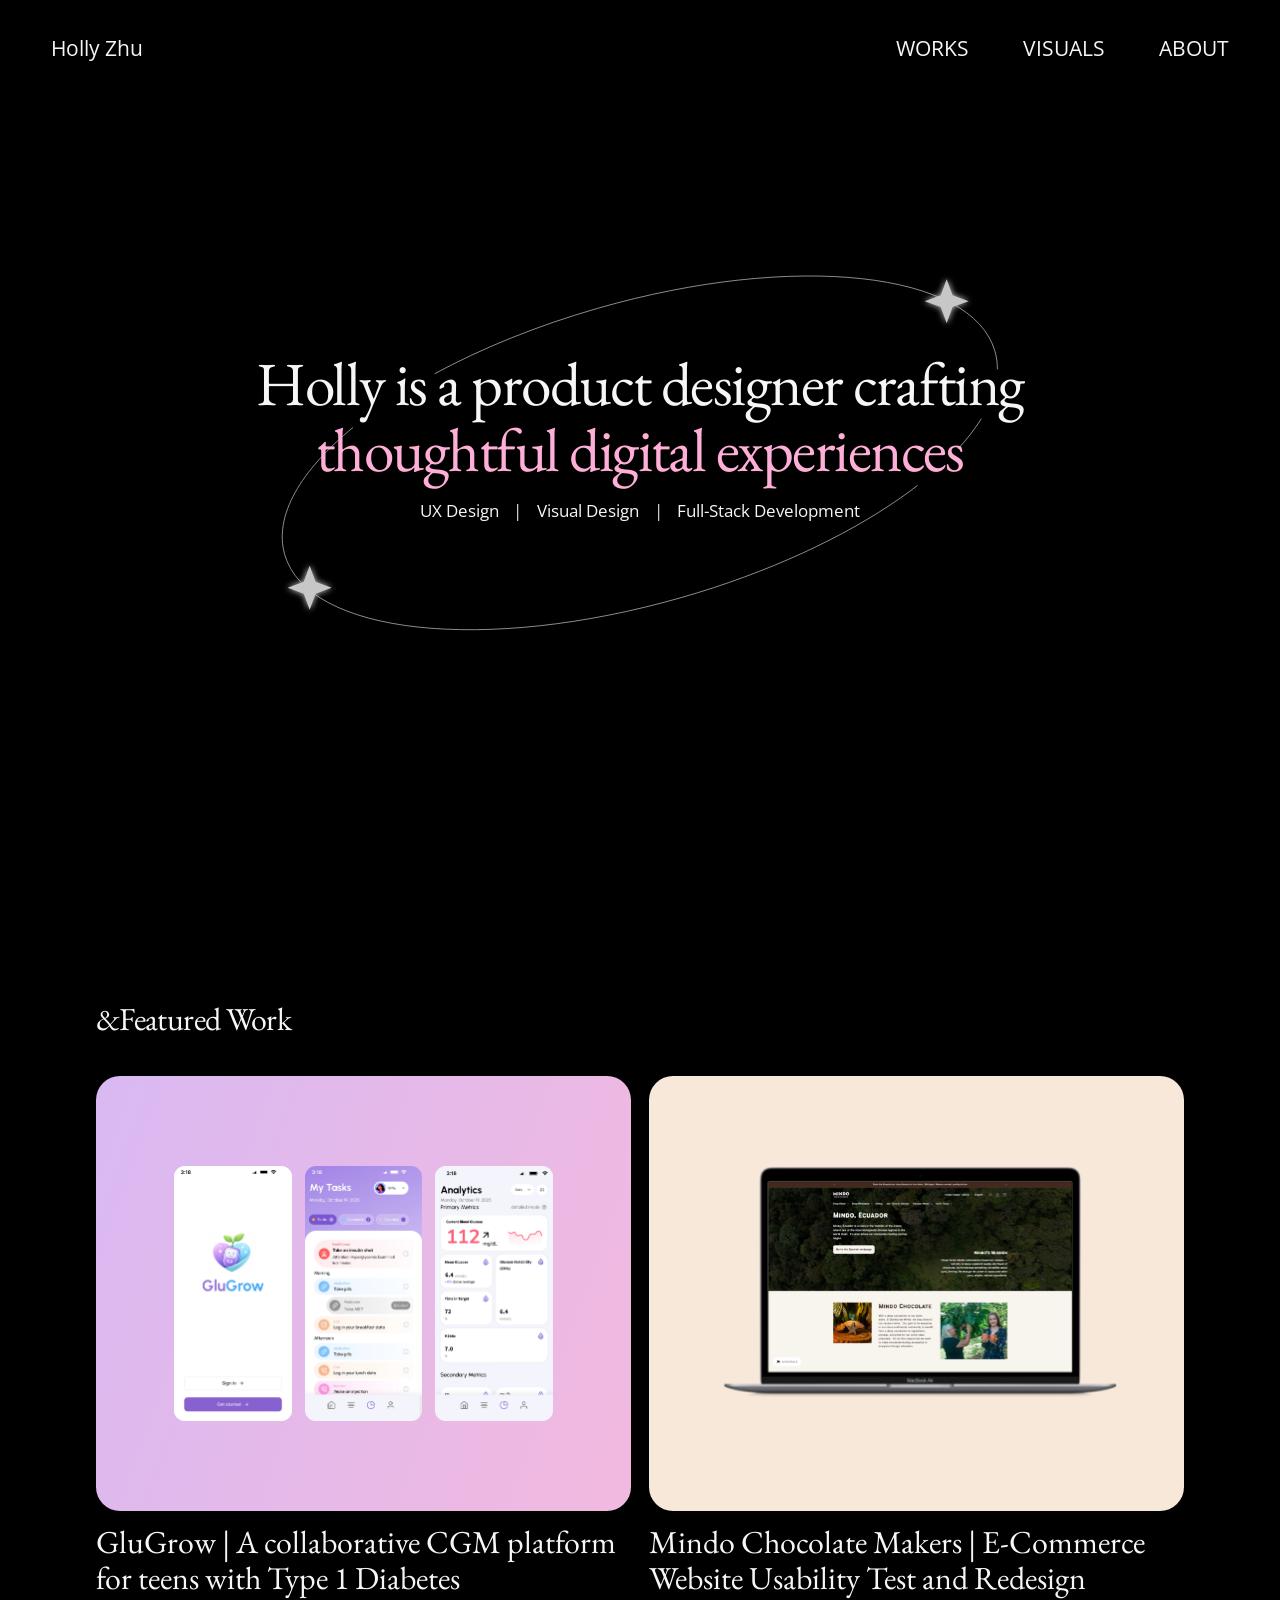
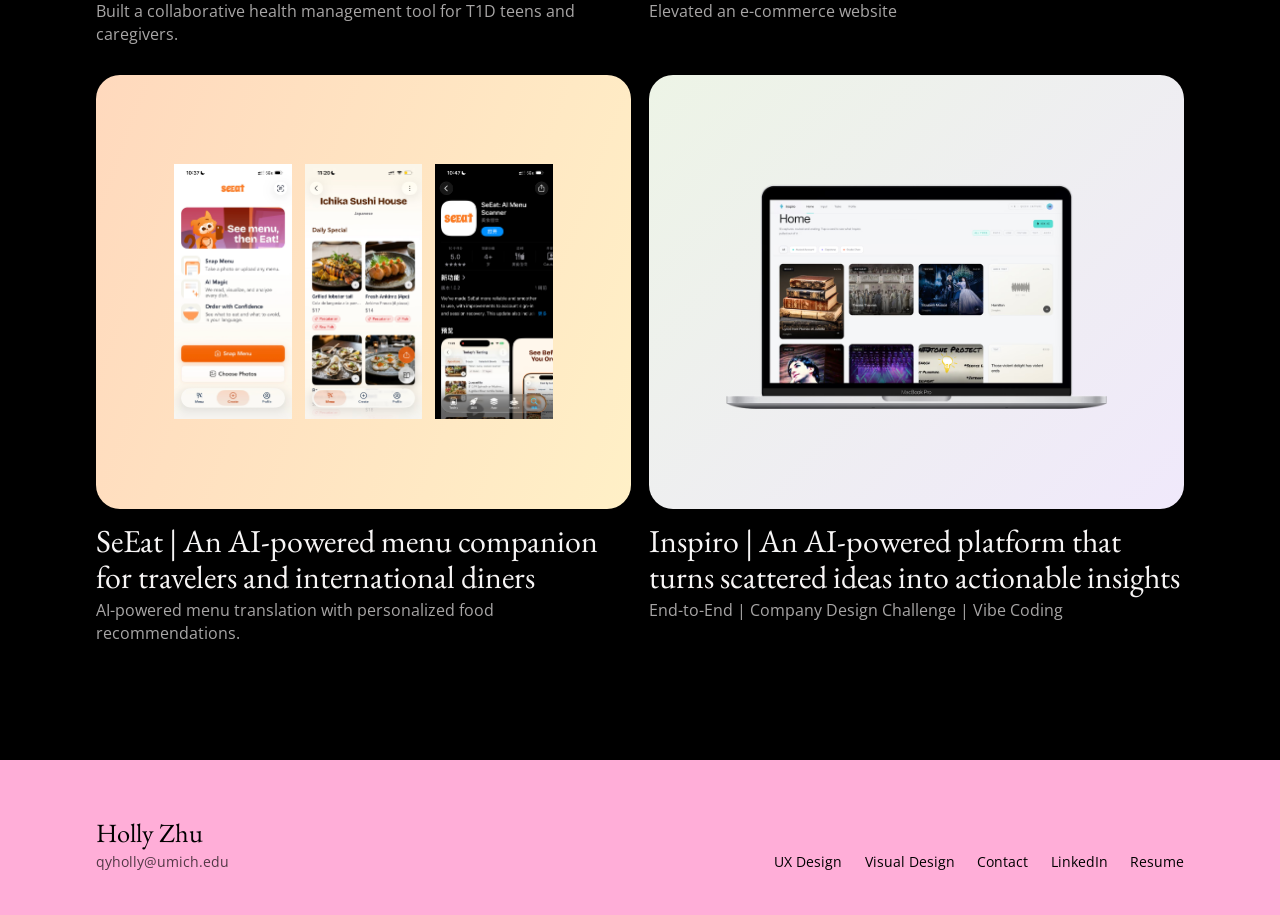
<file: index.html>
<!doctype html>
<html lang="en">
  <head>
    <meta charset="utf-8">
    <meta name="viewport" content="width=device-width, initial-scale=1">
    <meta name="theme-color" content="#000000">
    <meta name="description" content="Holly Zhu is a product designer crafting thoughtful digital experiences.">
    <title>Holly Zhu — Product Designer</title>
    <link rel="preconnect" href="https://fonts.googleapis.com">
    <link rel="preconnect" href="https://fonts.gstatic.com" crossorigin>
    <link href="https://fonts.googleapis.com/css2?family=EB+Garamond:wght@400;500&family=Open+Sans:wght@400;500&display=swap" rel="stylesheet">
    <link rel="stylesheet" href="css/styles.css">
    <script src="js/main.js" defer></script>
  </head>
  <body>
    <header class="site-header">
      <a class="site-name" href="#home">Holly Zhu</a>
      <nav class="primary-nav" aria-label="Main navigation">
        <a href="#works">Works</a>
        <a href="#visuals">Visuals</a>
        <a href="#about">About</a>
      </nav>
    </header>

    <main id="home">
      <section class="hero" aria-labelledby="hero-title">
        <div class="hero-art" aria-hidden="true">
          <img class="hero-decoration" src="assets/hero-decoration.svg" alt="">
        </div>
        <div class="hero-copy">
          <h1 class="hero-title" id="hero-title">
            <span class="hero-title__line">Holly is a product designer crafting</span>
            <span class="hero-title__line hero-title__line--gradient">thoughtful digital experiences</span>
          </h1>
          <p class="hero-subtitle">UX Design <span aria-hidden="true">|</span> Visual Design <span aria-hidden="true">|</span> Full-Stack Development</p>
        </div>
      </section>

      <section class="work-section" id="works" aria-labelledby="work-heading">
        <div class="work-section__inner">
          <h2 class="work-section__heading" id="work-heading">&amp;Featured Work</h2>
          <div class="work-grid">
            <a class="work-card" href="glugrow.html">
              <div class="work-card__visual work-card__visual--glugrow" aria-label="GluGrow mobile app screens">
                <img src="assets/work/glugrow-01.avif" alt="GluGrow welcome screen" loading="lazy">
                <img src="assets/work/glugrow-02.webp" alt="GluGrow task dashboard" loading="lazy">
                <img src="assets/work/glugrow-03.avif" alt="GluGrow analytics dashboard" loading="lazy">
              </div>
              <h3 class="work-card__title">GluGrow | A collaborative CGM platform for teens with Type 1 Diabetes</h3>
              <p class="work-card__description">Built a collaborative health management tool for T1D teens and caregivers.</p>
            </a>

            <a class="work-card" href="mindo.html">
              <div class="work-card__visual work-card__visual--mindo">
                <img src="assets/work/mindo-cover.svg" alt="Mindo Chocolate Makers e-commerce website displayed on a laptop mockup" loading="lazy">
              </div>
              <h3 class="work-card__title">Mindo Chocolate Makers | E-Commerce Website Usability Test and Redesign</h3>
              <p class="work-card__description">Elevated an e-commerce website</p>
            </a>

            <a class="work-card" href="seeat.html">
              <div class="work-card__visual work-card__visual--seeat" aria-label="SeEat mobile app screens">
                <img src="assets/work/seeat-01.webp" alt="SeEat menu discovery screen" loading="lazy">
                <img src="assets/work/seeat-02.avif" alt="SeEat restaurant menu screen" loading="lazy">
                <img src="assets/work/seeat-03.avif" alt="SeEat menu scanner screen" loading="lazy">
              </div>
              <h3 class="work-card__title">SeEat | An AI-powered menu companion for travelers and international diners</h3>
              <p class="work-card__description">AI-powered menu translation with personalized food recommendations.</p>
            </a>

            <a class="work-card" href="https://inspiro-v27.vercel.app/">
              <div class="work-card__visual work-card__visual--inspiro">
                <img src="assets/work/inspiro.avif" alt="Inspiro ideas and insights platform shown on a MacBook laptop" loading="lazy">
              </div>
              <h3 class="work-card__title">Inspiro | An AI-powered platform that turns scattered ideas into actionable insights</h3>
              <p class="work-card__description">End-to-End | Company Design Challenge | Vibe Coding</p>
            </a>
          </div>
        </div>
      </section>
    </main>

    <footer class="site-footer" id="about">
      <div class="site-footer__inner">
        <div class="site-footer__identity">
          <a class="site-footer__name" href="#home">Holly Zhu</a>
          <a class="site-footer__email" href="mailto:qyholly@umich.edu">qyholly@umich.edu</a>
        </div>
        <nav class="site-footer__links" aria-label="Footer navigation">
          <a href="#works">UX Design</a>
          <a href="https://qiyingz.framer.website/visual">Visual Design</a>
          <a href="mailto:qyholly@umich.edu">Contact</a>
          <a href="https://linkedin.com/in/qiying-holly-zhu">LinkedIn</a>
          <a href="https://docs.google.com/document/d/1z5caJNeYHLWiMaugzDaaYZoBnZ9bGFz7fVu5AKTv6dA/edit?usp=sharing">Resume</a>
        </nav>
      </div>
    </footer>
    <div class="sparkle-layer" aria-hidden="true"></div>
  </body>
</html>
</file>
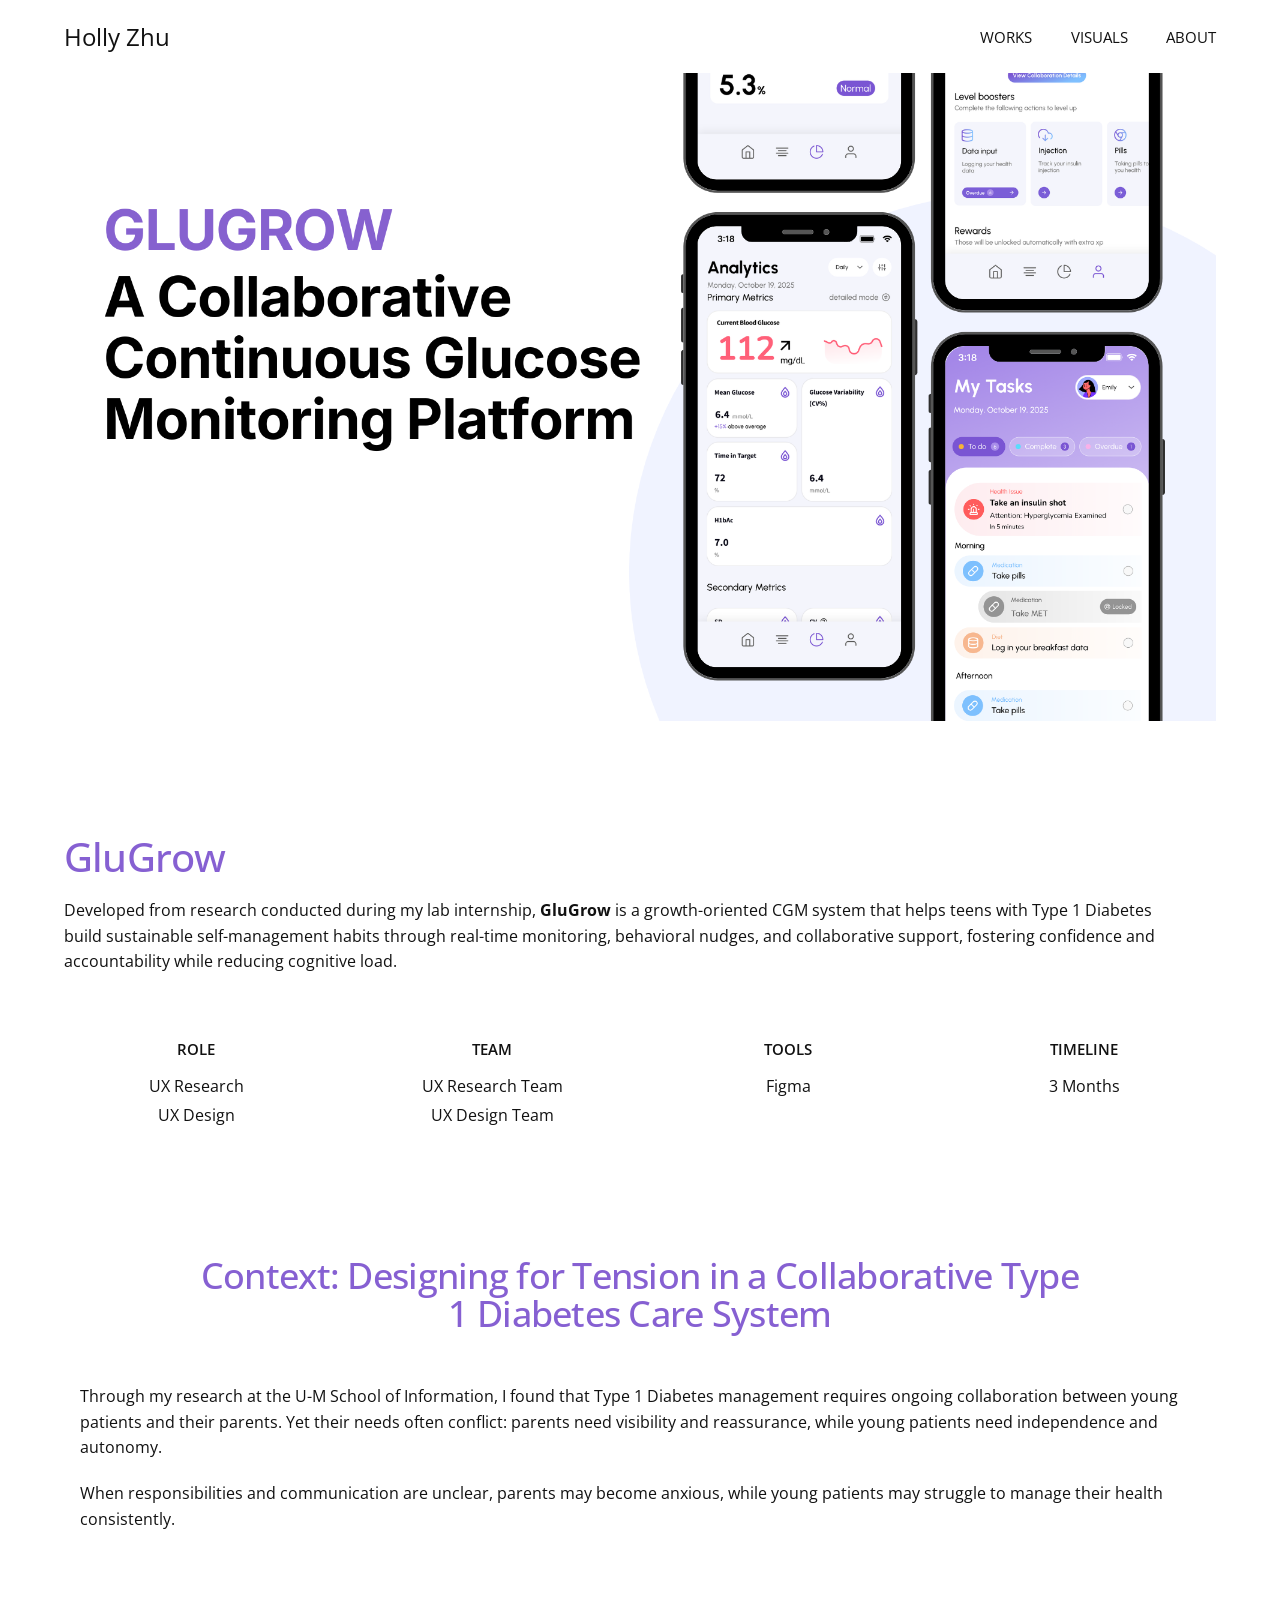
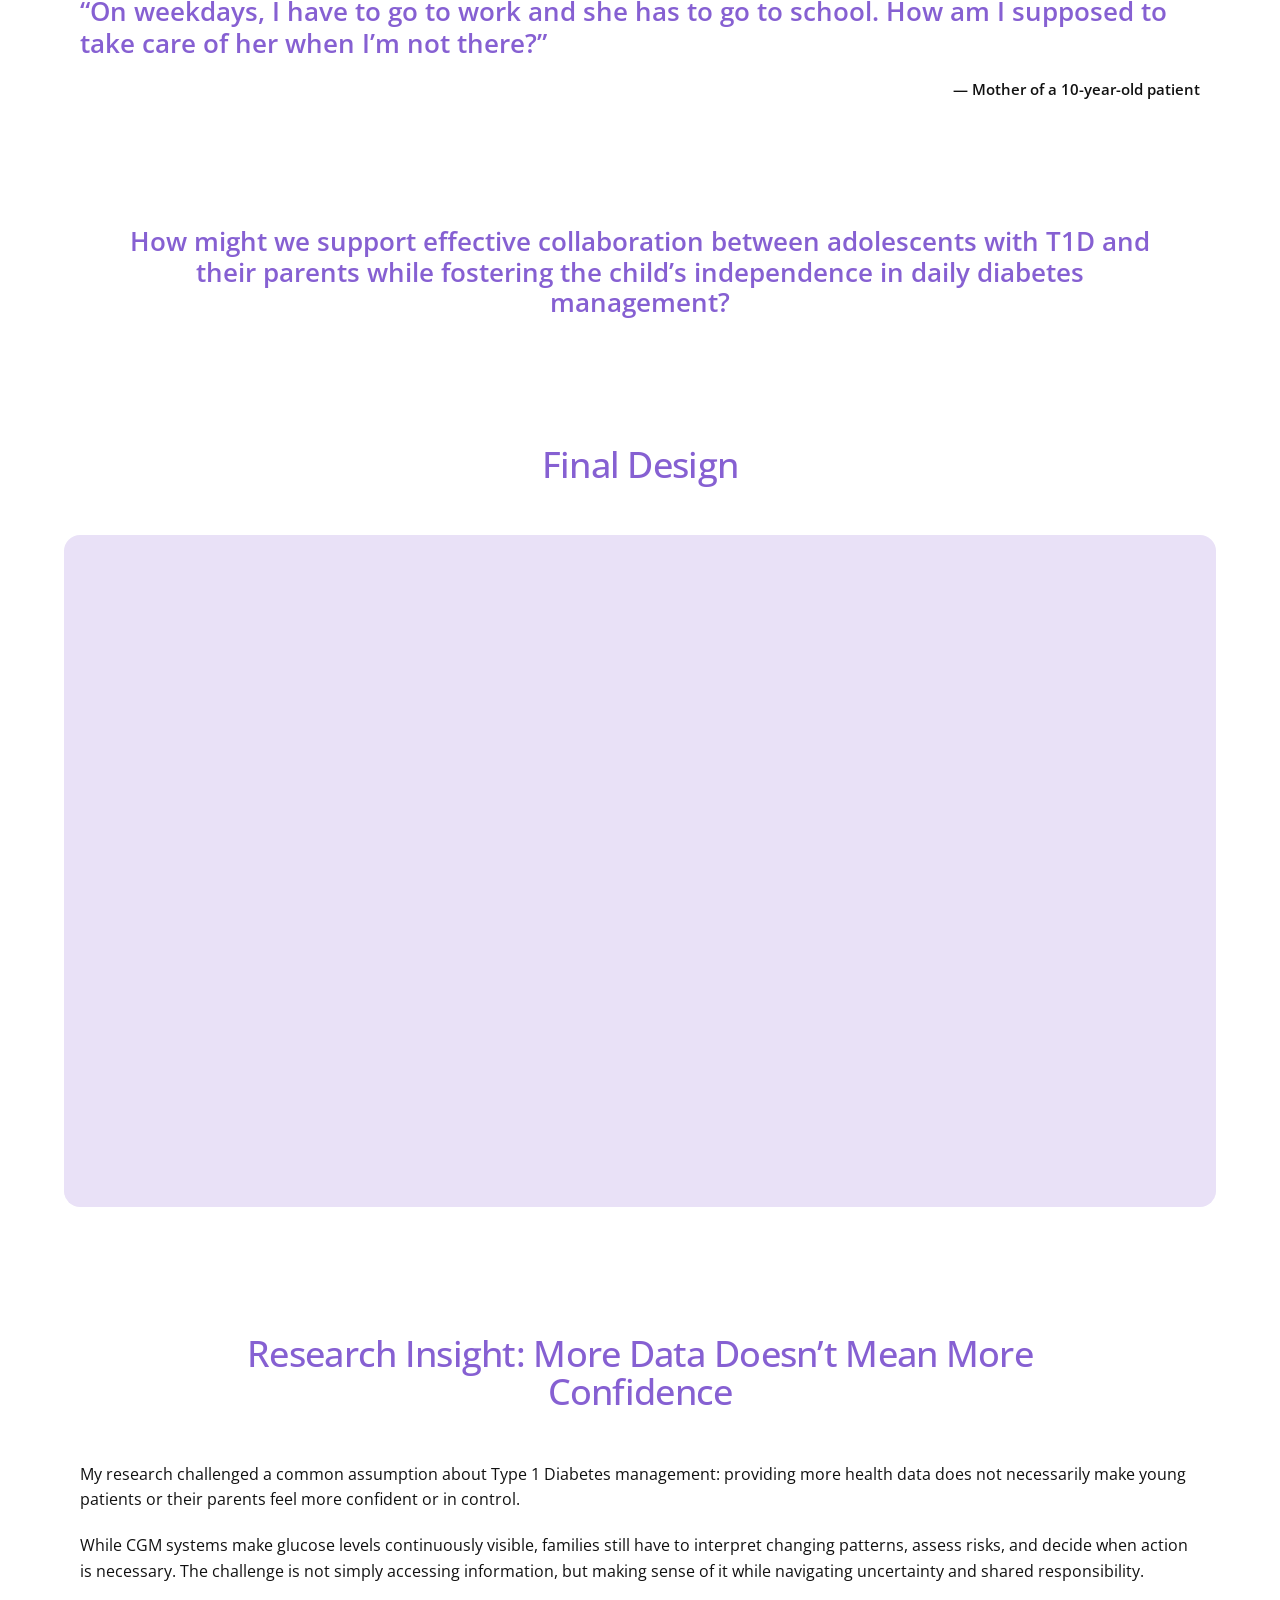
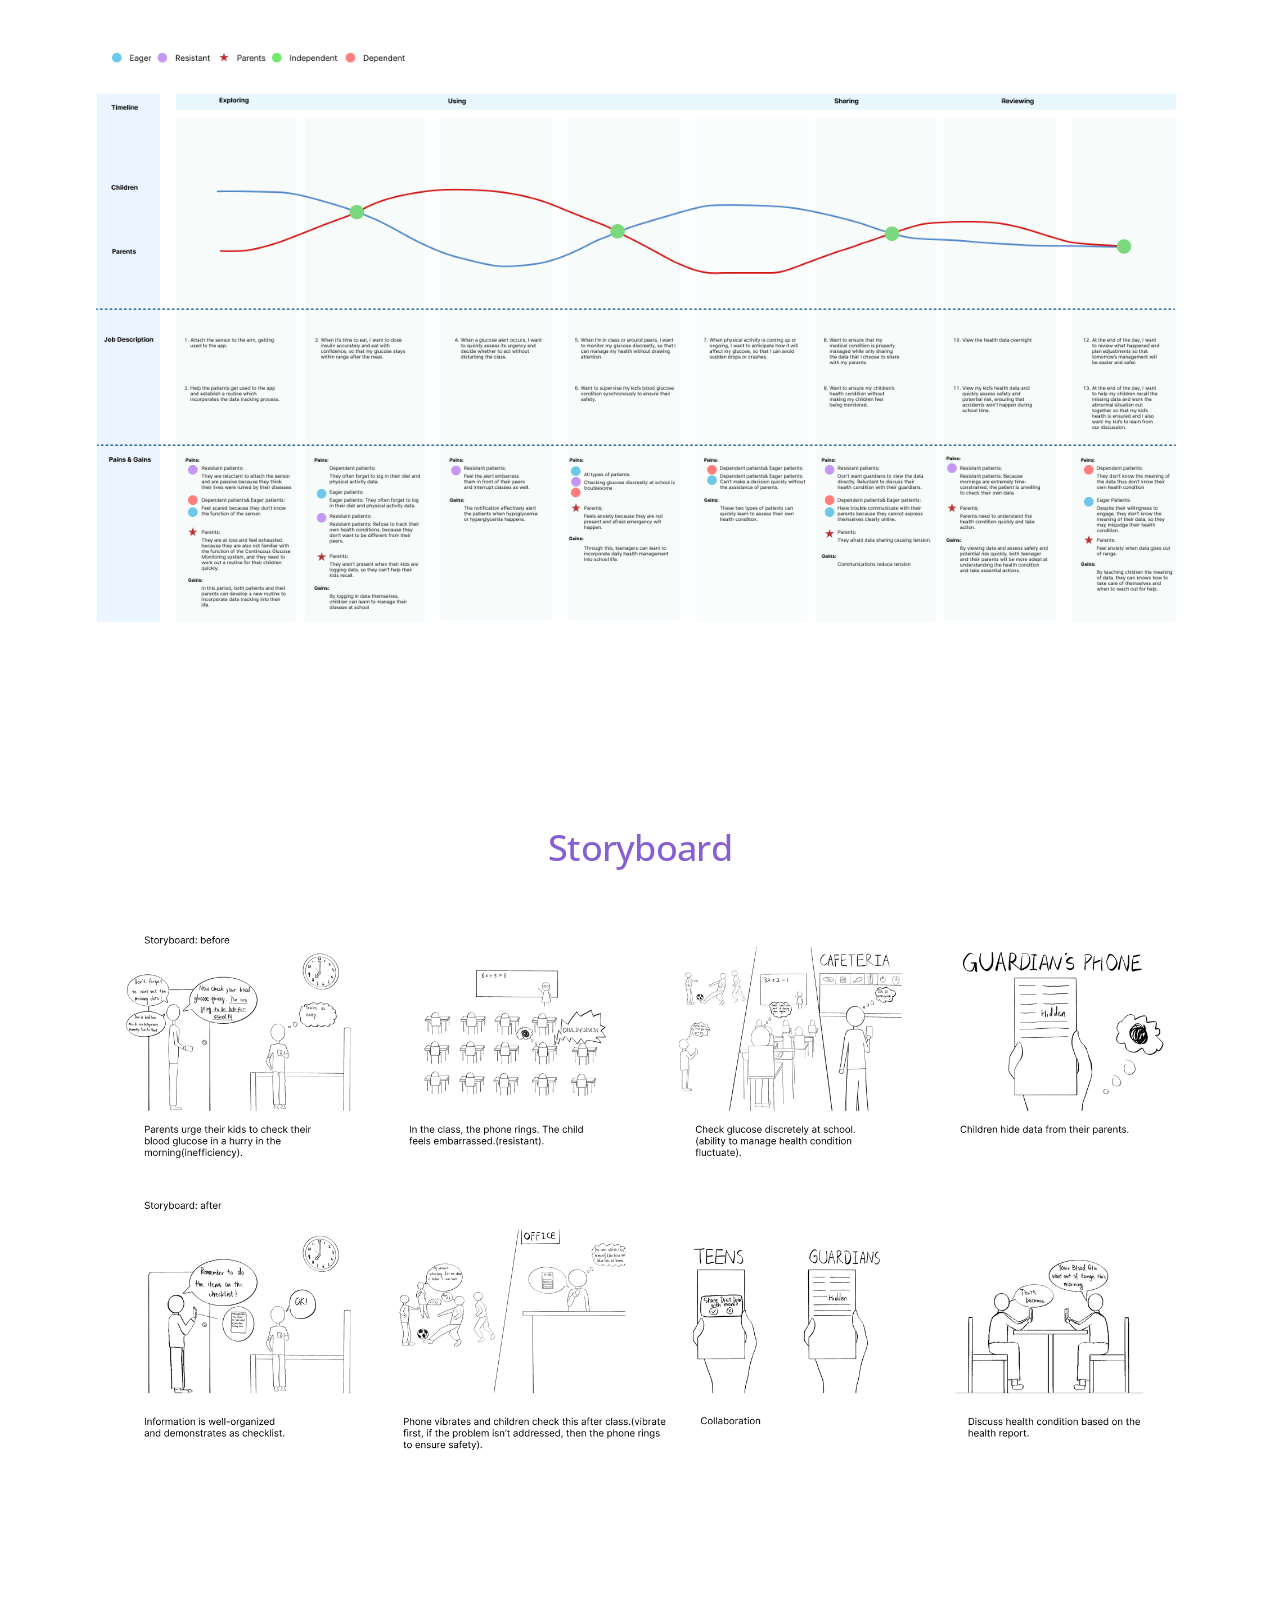
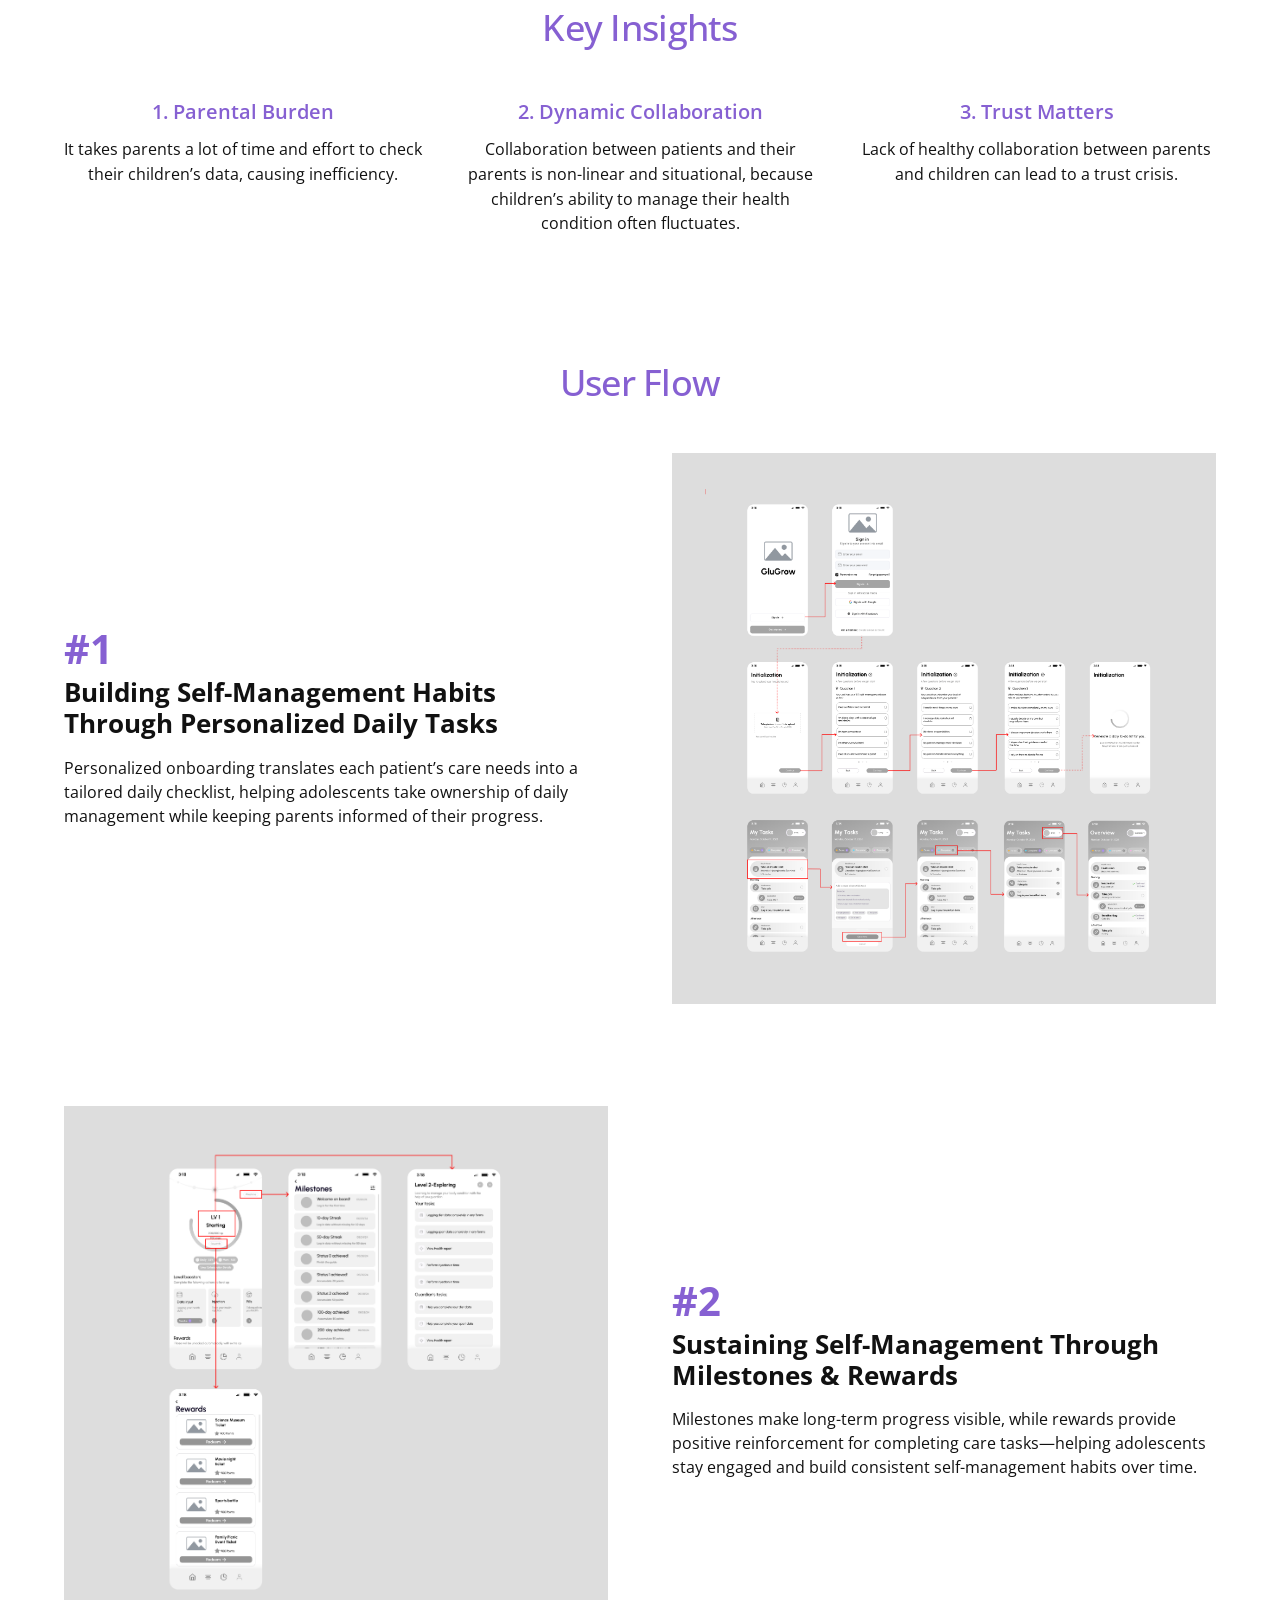
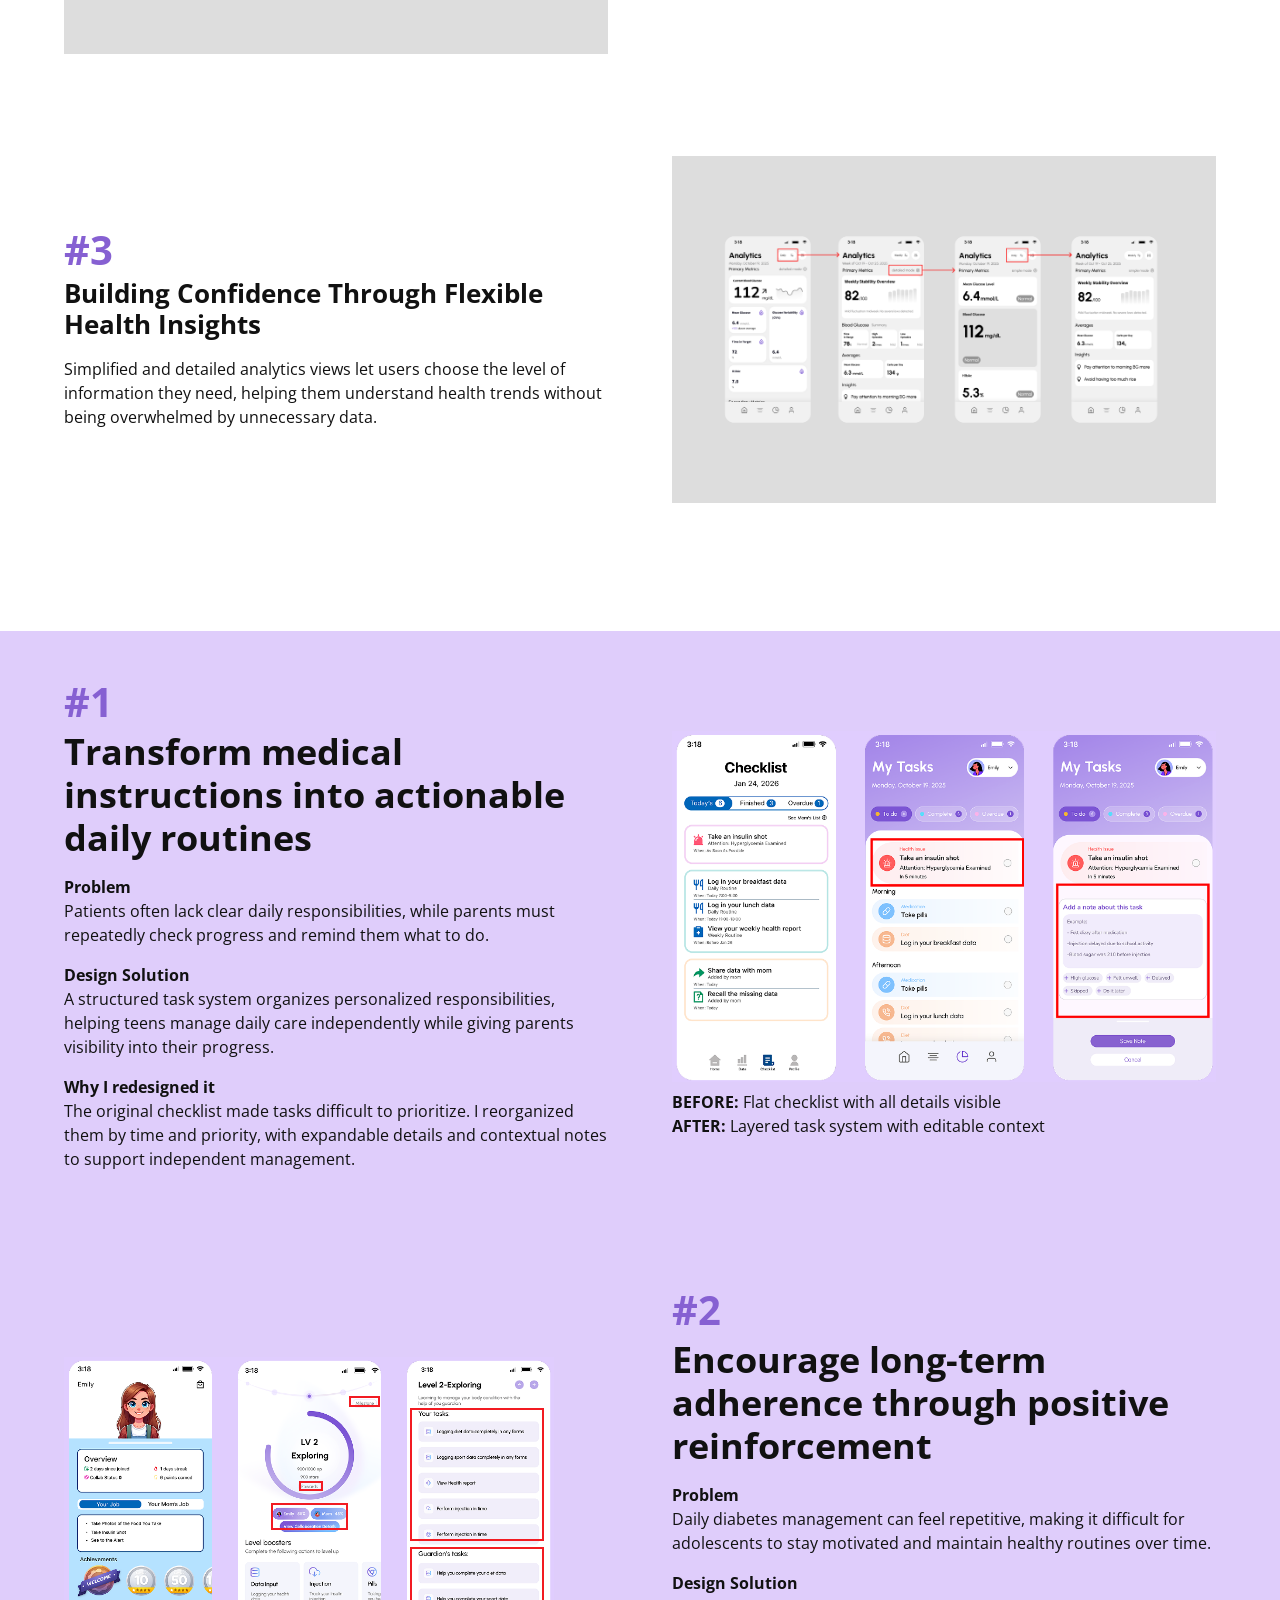
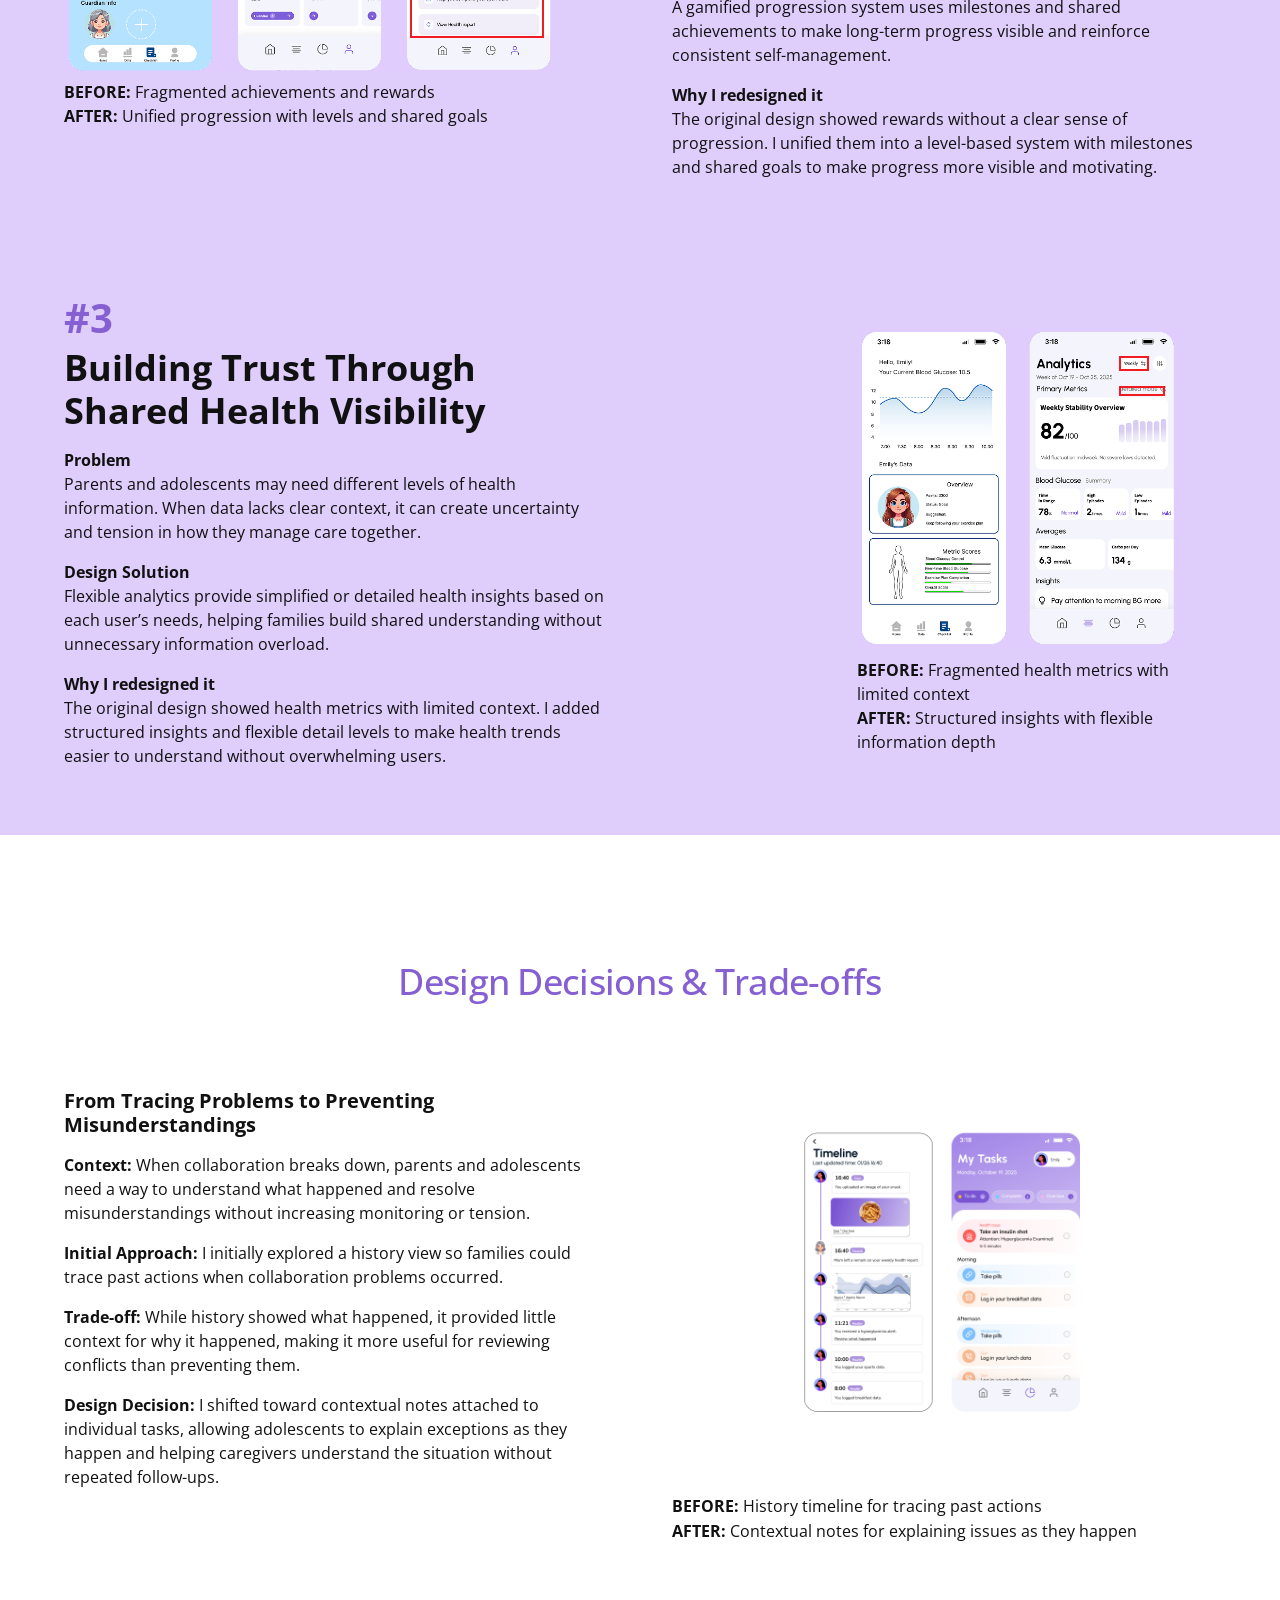
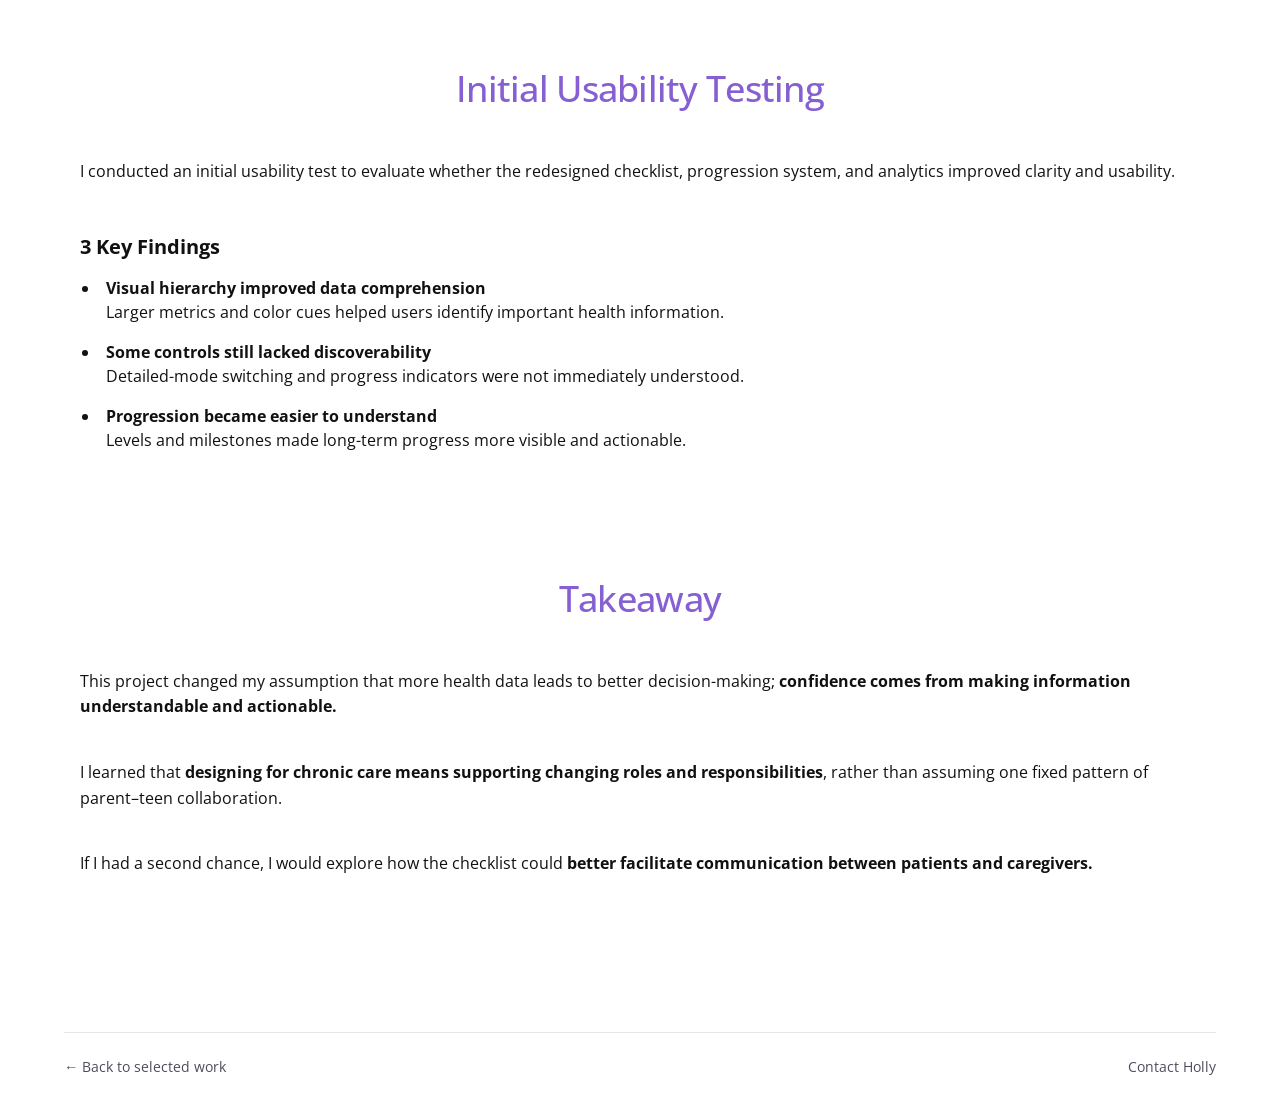
<file: glugrow.html>
<!doctype html>
<html lang="en">
  <head>
    <meta charset="utf-8">
    <meta name="viewport" content="width=device-width, initial-scale=1">
    <meta name="theme-color" content="#ffffff">
    <meta name="description" content="GluGrow: a collaborative continuous glucose monitoring platform for teens with Type 1 Diabetes.">
    <title>GluGrow — Holly Zhu</title>
    <link rel="preconnect" href="https://fonts.googleapis.com">
    <link rel="preconnect" href="https://fonts.gstatic.com" crossorigin>
    <link href="https://fonts.googleapis.com/css2?family=EB+Garamond:wght@400;500;600&family=Open+Sans:wght@400;500;600;700&display=swap" rel="stylesheet">
    <link rel="stylesheet" href="css/glugrow.css">
  </head>
  <body class="case-study-page">
    <header class="case-header">
      <a class="case-header__name" href="index.html#home">Holly Zhu</a>
      <nav class="case-header__nav" aria-label="Main navigation">
        <a href="index.html#works">Works</a>
        <a href="index.html#visuals">Visuals</a>
        <a href="index.html#about">About</a>
      </nav>
    </header>

    <main>
      <section class="case-hero" aria-labelledby="case-title">
        <h1 class="visually-hidden" id="case-title">GluGrow: A Collaborative Continuous Glucose Monitoring Platform</h1>
        <img class="case-hero__image" src="assets/glugrow/cover.png" alt="GluGrow mobile application showcase with the title A Collaborative Continuous Glucose Monitoring Platform and several app screens">
      </section>

      <section class="case-overview content-width" aria-labelledby="overview-title">
        <h2 class="section-title case-overview__title" id="overview-title">GluGrow</h2>
        <p class="case-overview__summary">Developed from research conducted during my lab internship, <strong>GluGrow</strong> is a growth-oriented CGM system that helps teens with Type 1 Diabetes build sustainable self-management habits through real-time monitoring, behavioral nudges, and collaborative support, fostering confidence and accountability while reducing cognitive load.</p>
        <dl class="project-facts">
          <div><dt>Role</dt><dd>UX Research<br>UX Design</dd></div>
          <div><dt>Team</dt><dd>UX Research Team<br>UX Design Team</dd></div>
          <div><dt>Tools</dt><dd>Figma</dd></div>
          <div><dt>Timeline</dt><dd>3 Months</dd></div>
        </dl>
      </section>

      <section class="case-section content-width" aria-labelledby="context-title">
        <h2 class="section-title section-title--center context-title" id="context-title">Context: Designing for Tension in a Collaborative Type 1 Diabetes Care System</h2>
        <div class="prose">
          <p>Through my research at the U-M School of Information, I found that Type 1 Diabetes management requires ongoing collaboration between young patients and their parents. Yet their needs often conflict: parents need visibility and reassurance, while young patients need independence and autonomy.</p>
          <p>When responsibilities and communication are unclear, parents may become anxious, while young patients may struggle to manage their health consistently.</p>
          <blockquote class="context-quote">“On weekdays, I have to go to work and she has to go to school. How am I supposed to take care of her when I’m not there?”<cite>— Mother of a 10-year-old patient</cite></blockquote>
        </div>
      </section>

      <section class="case-section content-width question-section" aria-labelledby="question-title">
        <p class="question-section__text" id="question-title">How might we support effective collaboration between adolescents with T1D and their parents while fostering the child’s independence in daily diabetes management?</p>
      </section>

      <section class="case-section content-width" aria-labelledby="final-design-title">
        <h2 class="section-title section-title--center final-design__title" id="final-design-title">Final Design</h2>
        <div class="media-placeholder media-placeholder--final" aria-label="Final GluGrow app screen videos">
          <figure class="final-screen-frame">
            <video src="assets/glugrow/flow-1.mp4" autoplay loop muted playsinline aria-label="GluGrow My Tasks screen animation"></video>
          </figure>
          <figure class="final-screen-frame">
            <video src="assets/glugrow/flow-2.mp4" autoplay loop muted playsinline aria-label="GluGrow Milestones screen animation"></video>
          </figure>
          <figure class="final-screen-frame final-screen-frame--accent">
            <video src="assets/glugrow/flow-3.mp4" autoplay loop muted playsinline aria-label="GluGrow Analytics screen animation"></video>
          </figure>
        </div>
      </section>

      <section class="case-section content-width" aria-labelledby="research-title">
        <h2 class="section-title section-title--center" id="research-title">Research Insight: More Data Doesn’t Mean More Confidence</h2>
        <div class="prose">
          <p>My research challenged a common assumption about Type 1 Diabetes management: providing more health data does not necessarily make young patients or their parents feel more confident or in control.</p>
          <p>While CGM systems make glucose levels continuously visible, families still have to interpret changing patterns, assess risks, and decide when action is necessary. The challenge is not simply accessing information, but making sense of it while navigating uncertainty and shared responsibility.</p>
        </div>
        <figure class="case-figure case-figure--wide">
          <img src="assets/glugrow/journey-map.png" alt="Journey map showing children’s and parents’ experiences across exploring, using, sharing, and reviewing stages">
        </figure>
      </section>

      <section class="case-section content-width" aria-labelledby="storyboard-title">
        <h2 class="section-title section-title--center" id="storyboard-title">Storyboard</h2>
        <figure class="case-figure case-figure--wide">
          <img src="assets/glugrow/storyboard.png" alt="GluGrow storyboard showing before and after scenes of children and parents managing diabetes care">
        </figure>
      </section>

      <section class="case-section content-width" aria-labelledby="insight-title">
        <h2 class="section-title section-title--center" id="insight-title">Key Insights</h2>
        <div class="insight-grid">
          <article><h3>1. Parental Burden</h3><p>It takes parents a lot of time and effort to check their children’s data, causing inefficiency.</p></article>
          <article><h3>2. Dynamic Collaboration</h3><p>Collaboration between patients and their parents is non-linear and situational, because children’s ability to manage their health condition often fluctuates.</p></article>
          <article><h3>3. Trust Matters</h3><p>Lack of healthy collaboration between parents and children can lead to a trust crisis.</p></article>
        </div>
      </section>

      <section class="case-section content-width" aria-labelledby="flow-title">
        <h2 class="section-title section-title--center" id="flow-title">User Flow</h2>
        <div class="user-flow-list">
          <article class="user-flow-row">
            <div class="user-flow-row__copy"><p class="user-flow-row__number">#1</p><h3>Building Self-Management Habits Through Personalized Daily Tasks</h3><p>Personalized onboarding translates each patient’s care needs into a tailored daily checklist, helping adolescents take ownership of daily management while keeping parents informed of their progress.</p></div>
            <img src="assets/glugrow/user-flow-1.png" alt="User flow for personalized onboarding and daily task management">
          </article>
          <article class="user-flow-row user-flow-row--reverse">
            <img src="assets/glugrow/user-flow-2.png" alt="User flow for milestones, streaks, and rewards">
            <div class="user-flow-row__copy"><p class="user-flow-row__number">#2</p><h3>Sustaining Self-Management Through Milestones &amp; Rewards</h3><p>Milestones make long-term progress visible, while rewards provide positive reinforcement for completing care tasks—helping adolescents stay engaged and build consistent self-management habits over time.</p></div>
          </article>
          <article class="user-flow-row">
            <div class="user-flow-row__copy"><p class="user-flow-row__number">#3</p><h3>Building Confidence Through Flexible Health Insights</h3><p>Simplified and detailed analytics views let users choose the level of information they need, helping them understand health trends without being overwhelmed by unnecessary data.</p></div>
            <img src="assets/glugrow/user-flow-3.png" alt="User flow for switching between daily and weekly health analytics views">
          </article>
        </div>
      </section>

      <section class="case-section content-width feature-section" aria-label="Design features">
        <article class="feature-row feature-row--daily-routines">
          <div class="feature-row__copy"><p class="feature-row__number">#1</p><h2>Transform medical instructions into actionable daily routines</h2><p><strong>Problem</strong><br>Patients often lack clear daily responsibilities, while parents must repeatedly check progress and remind them what to do.</p><p><strong>Design Solution</strong><br>A structured task system organizes personalized responsibilities, helping teens manage daily care independently while giving parents visibility into their progress.</p><p><strong>Why I redesigned it</strong><br>The original checklist made tasks difficult to prioritize. I reorganized them by time and priority, with expandable details and contextual notes to support independent management.</p></div>
          <figure class="feature-row__visual">
            <img src="assets/glugrow/feature-daily-routines-cropped.png" alt="Three GluGrow screens showing the checklist, daily tasks, and editable task notes, with red boxes highlighting key changes">
            <figcaption><strong>BEFORE:</strong> Flat checklist with all details visible<br><strong>AFTER:</strong> Layered task system with editable context</figcaption>
          </figure>
        </article>
        <article class="feature-row feature-row--reverse feature-row--milestones">
          <div class="feature-row__copy"><p class="feature-row__number">#2</p><h2>Encourage long-term adherence through positive reinforcement</h2><p><strong>Problem</strong><br>Daily diabetes management can feel repetitive, making it difficult for adolescents to stay motivated and maintain healthy routines over time.</p><p><strong>Design Solution</strong><br>A gamified progression system uses milestones and shared achievements to make long-term progress visible and reinforce consistent self-management.</p><p><strong>Why I redesigned it</strong><br>The original design showed rewards without a clear sense of progression. I unified them into a level-based system with milestones and shared goals to make progress more visible and motivating.</p></div>
          <figure class="feature-row__visual feature-row__visual--milestones">
            <div class="feature-row__image-wrap">
              <img src="assets/glugrow/feature-milestones.png" alt="Three GluGrow screens showing the guardian overview, milestones and rewards, and shared child and guardian tasks">
              <span class="feature-overlay-box feature-overlay-box--milestone" aria-hidden="true"></span>
              <span class="feature-overlay-box feature-overlay-box--rewards" aria-hidden="true"></span>
              <span class="feature-overlay-box feature-overlay-box--collaboration" aria-hidden="true"></span>
              <span class="feature-overlay-box feature-overlay-box--tasks" aria-hidden="true"></span>
              <span class="feature-overlay-box feature-overlay-box--guardian-tasks" aria-hidden="true"></span>
            </div>
            <figcaption><strong>BEFORE:</strong> Fragmented achievements and rewards<br><strong>AFTER:</strong> Unified progression with levels and shared goals</figcaption>
          </figure>
        </article>
        <article class="feature-row feature-row--health-visibility">
          <div class="feature-row__copy"><p class="feature-row__number">#3</p><h2>Building Trust Through Shared Health Visibility</h2><p><strong>Problem</strong><br>Parents and adolescents may need different levels of health information. When data lacks clear context, it can create uncertainty and tension in how they manage care together.</p><p><strong>Design Solution</strong><br>Flexible analytics provide simplified or detailed health insights based on each user’s needs, helping families build shared understanding without unnecessary information overload.</p><p><strong>Why I redesigned it</strong><br>The original design showed health metrics with limited context. I added structured insights and flexible detail levels to make health trends easier to understand without overwhelming users.</p></div>
          <figure class="feature-row__visual feature-row__visual--health-visibility">
            <div class="feature-row__image-wrap">
              <img src="assets/glugrow/feature-health-visibility.png" alt="Two GluGrow screens showing shared glucose information and flexible analytics detail levels">
              <span class="feature-overlay-box feature-overlay-box--weekly" aria-hidden="true"></span>
              <span class="feature-overlay-box feature-overlay-box--detail-mode" aria-hidden="true"></span>
            </div>
            <figcaption><strong>BEFORE:</strong> Fragmented health metrics with limited context<br><strong>AFTER:</strong> Structured insights with flexible information depth</figcaption>
          </figure>
        </article>
      </section>

      <section class="case-section content-width" aria-labelledby="decisions-title">
        <h2 class="section-title section-title--center" id="decisions-title">Design Decisions &amp; Trade-offs</h2>
        <article class="decision-block">
          <div><h3>From Tracing Problems to Preventing Misunderstandings</h3><p><strong>Context:</strong> When collaboration breaks down, parents and adolescents need a way to understand what happened and resolve misunderstandings without increasing monitoring or tension.</p><p><strong>Initial Approach:</strong> I initially explored a history view so families could trace past actions when collaboration problems occurred.</p><p><strong>Trade-off:</strong> While history showed what happened, it provided little context for why it happened, making it more useful for reviewing conflicts than preventing them.</p><p><strong>Design Decision:</strong> I shifted toward contextual notes attached to individual tasks, allowing adolescents to explain exceptions as they happen and helping caregivers understand the situation without repeated follow-ups.</p></div>
          <figure class="decision-visual"><img src="assets/glugrow/design-decision-tradeoff.png" alt="GluGrow timeline and daily tasks screens showing how contextual notes can explain what happened"><figcaption><span><strong>BEFORE:</strong> History timeline for tracing past actions</span><span><strong>AFTER:</strong> Contextual notes for explaining issues as they happen</span></figcaption></figure>
        </article>
      </section>

      <section class="case-section content-width" aria-labelledby="testing-title">
        <h2 class="section-title section-title--center" id="testing-title">Initial Usability Testing</h2>
        <p class="section-lead">I conducted an initial usability test to evaluate whether the redesigned checklist, progression system, and analytics improved clarity and usability.</p>
        <h3 class="findings-title">3 Key Findings</h3>
        <ul class="finding-list">
          <li><strong>Visual hierarchy improved data comprehension</strong><span>Larger metrics and color cues helped users identify important health information.</span></li>
          <li><strong>Some controls still lacked discoverability</strong><span>Detailed-mode switching and progress indicators were not immediately understood.</span></li>
          <li><strong>Progression became easier to understand</strong><span>Levels and milestones made long-term progress more visible and actionable.</span></li>
        </ul>
      </section>

      <section class="case-section content-width takeaway-section" aria-labelledby="takeaway-title">
        <h2 class="section-title section-title--center" id="takeaway-title">Takeaway</h2>
        <div class="prose">
          <p>This project changed my assumption that more health data leads to better decision-making; <strong>confidence comes from making information understandable and actionable.</strong></p>
          <p>I learned that <strong>designing for chronic care means supporting changing roles and responsibilities</strong>, rather than assuming one fixed pattern of parent–teen collaboration.</p>
          <p>If I had a second chance, I would explore how the checklist could <strong>better facilitate communication between patients and caregivers.</strong></p>
        </div>
      </section>
    </main>

    <footer class="case-footer">
      <a href="index.html#works">← Back to selected work</a>
      <a href="mailto:qyholly@umich.edu">Contact Holly</a>
    </footer>
  </body>
</html>
</file>
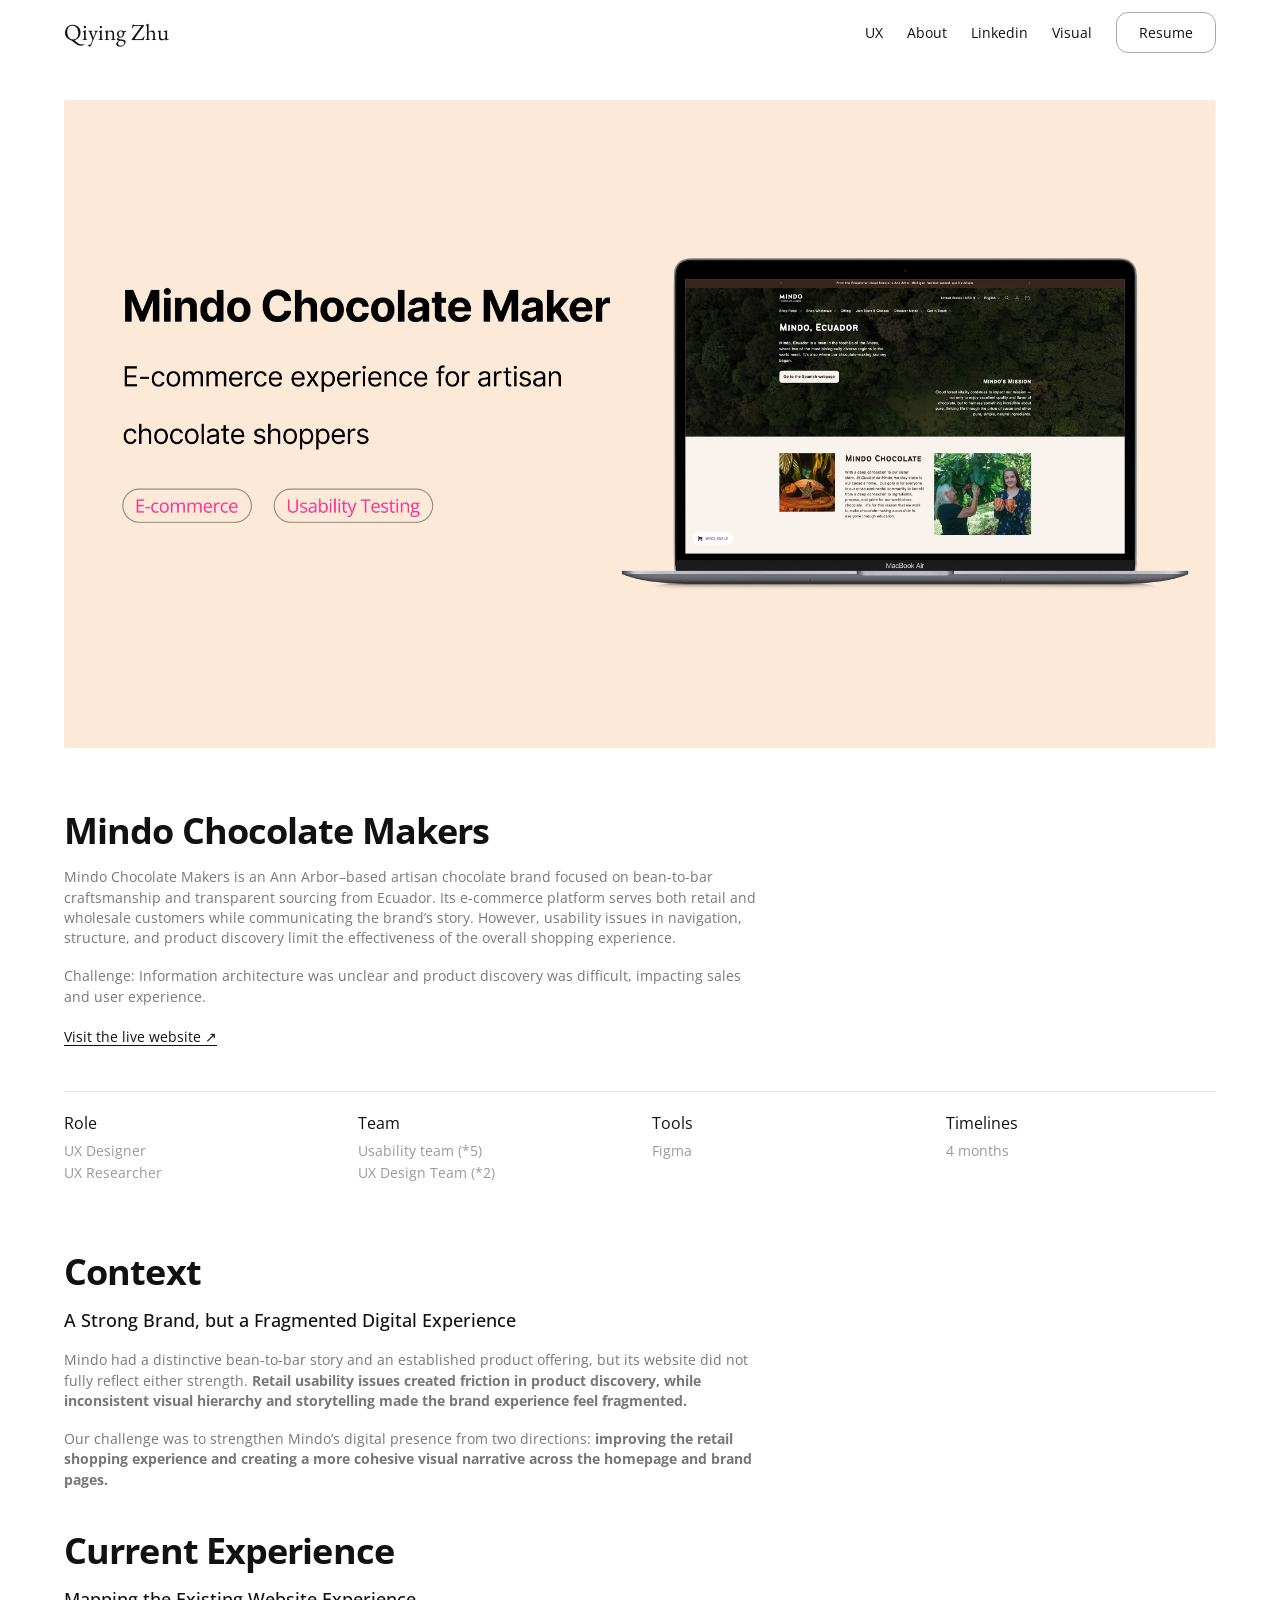
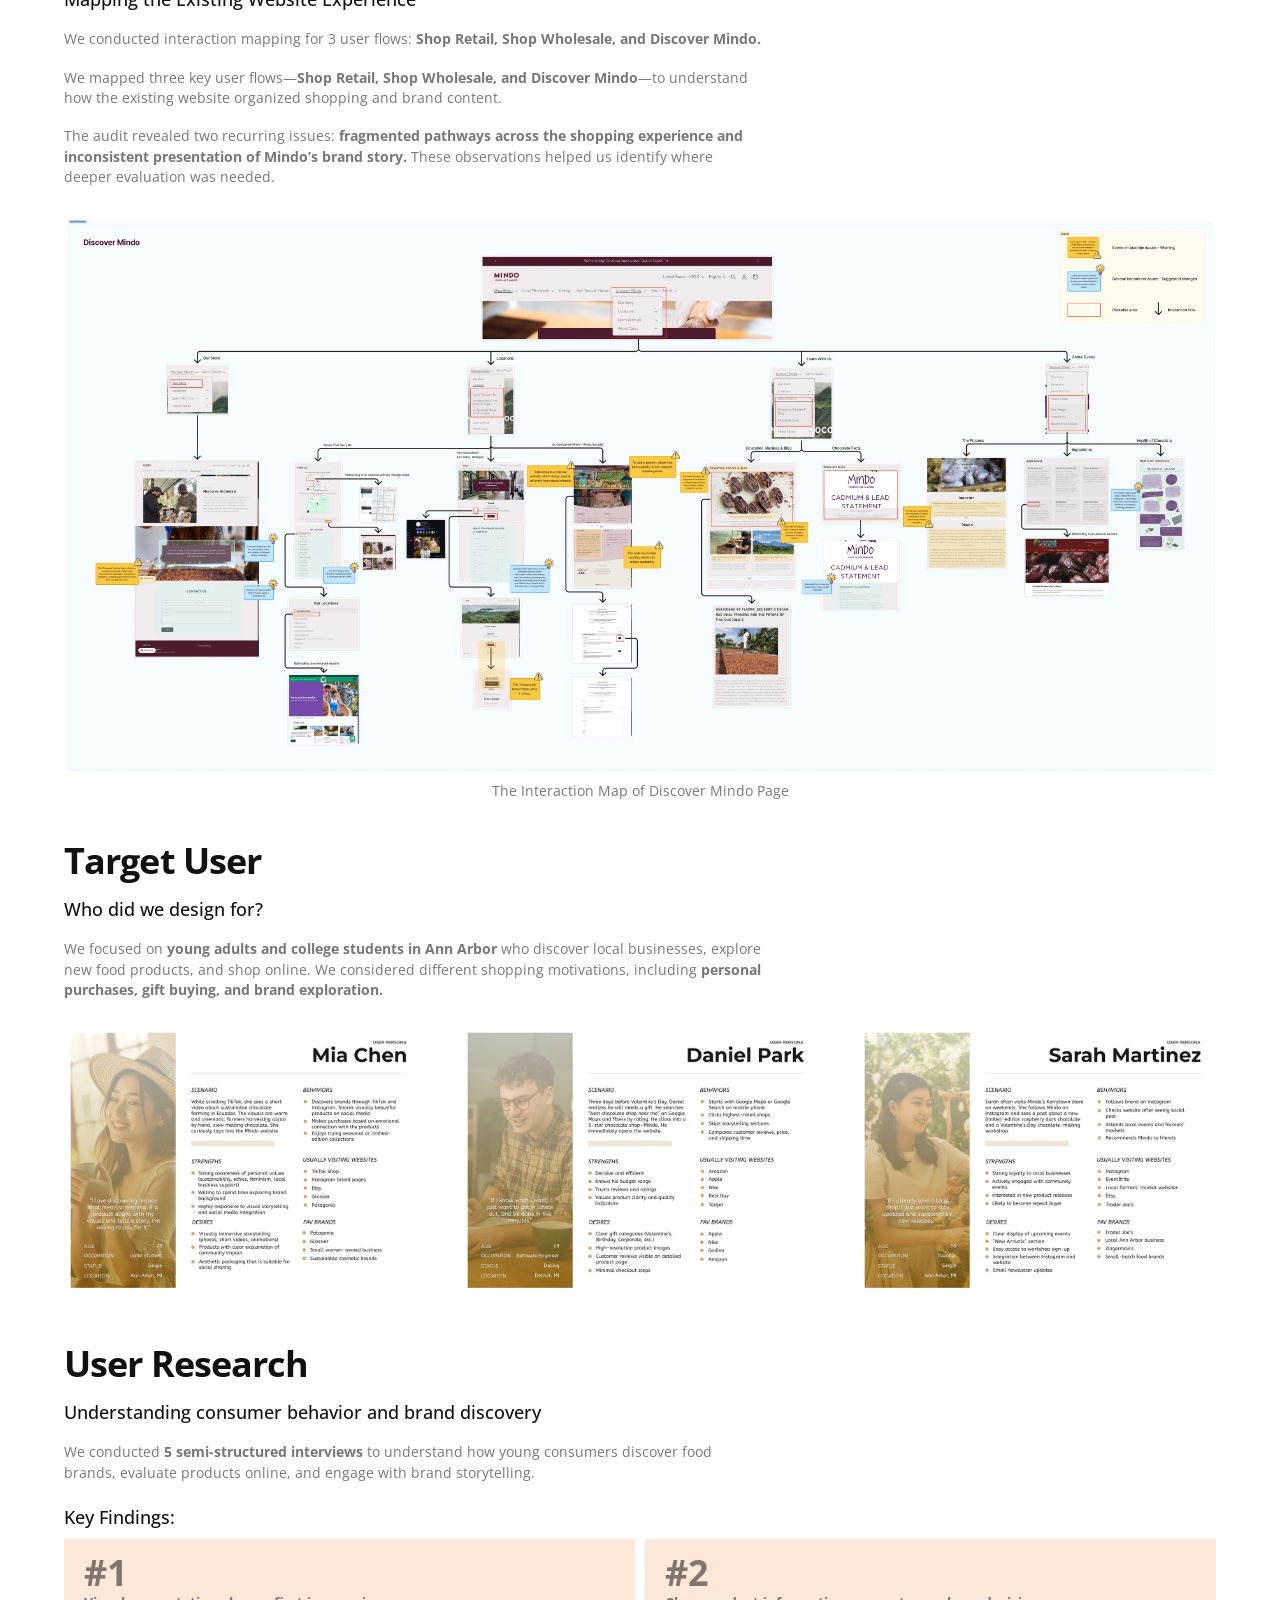
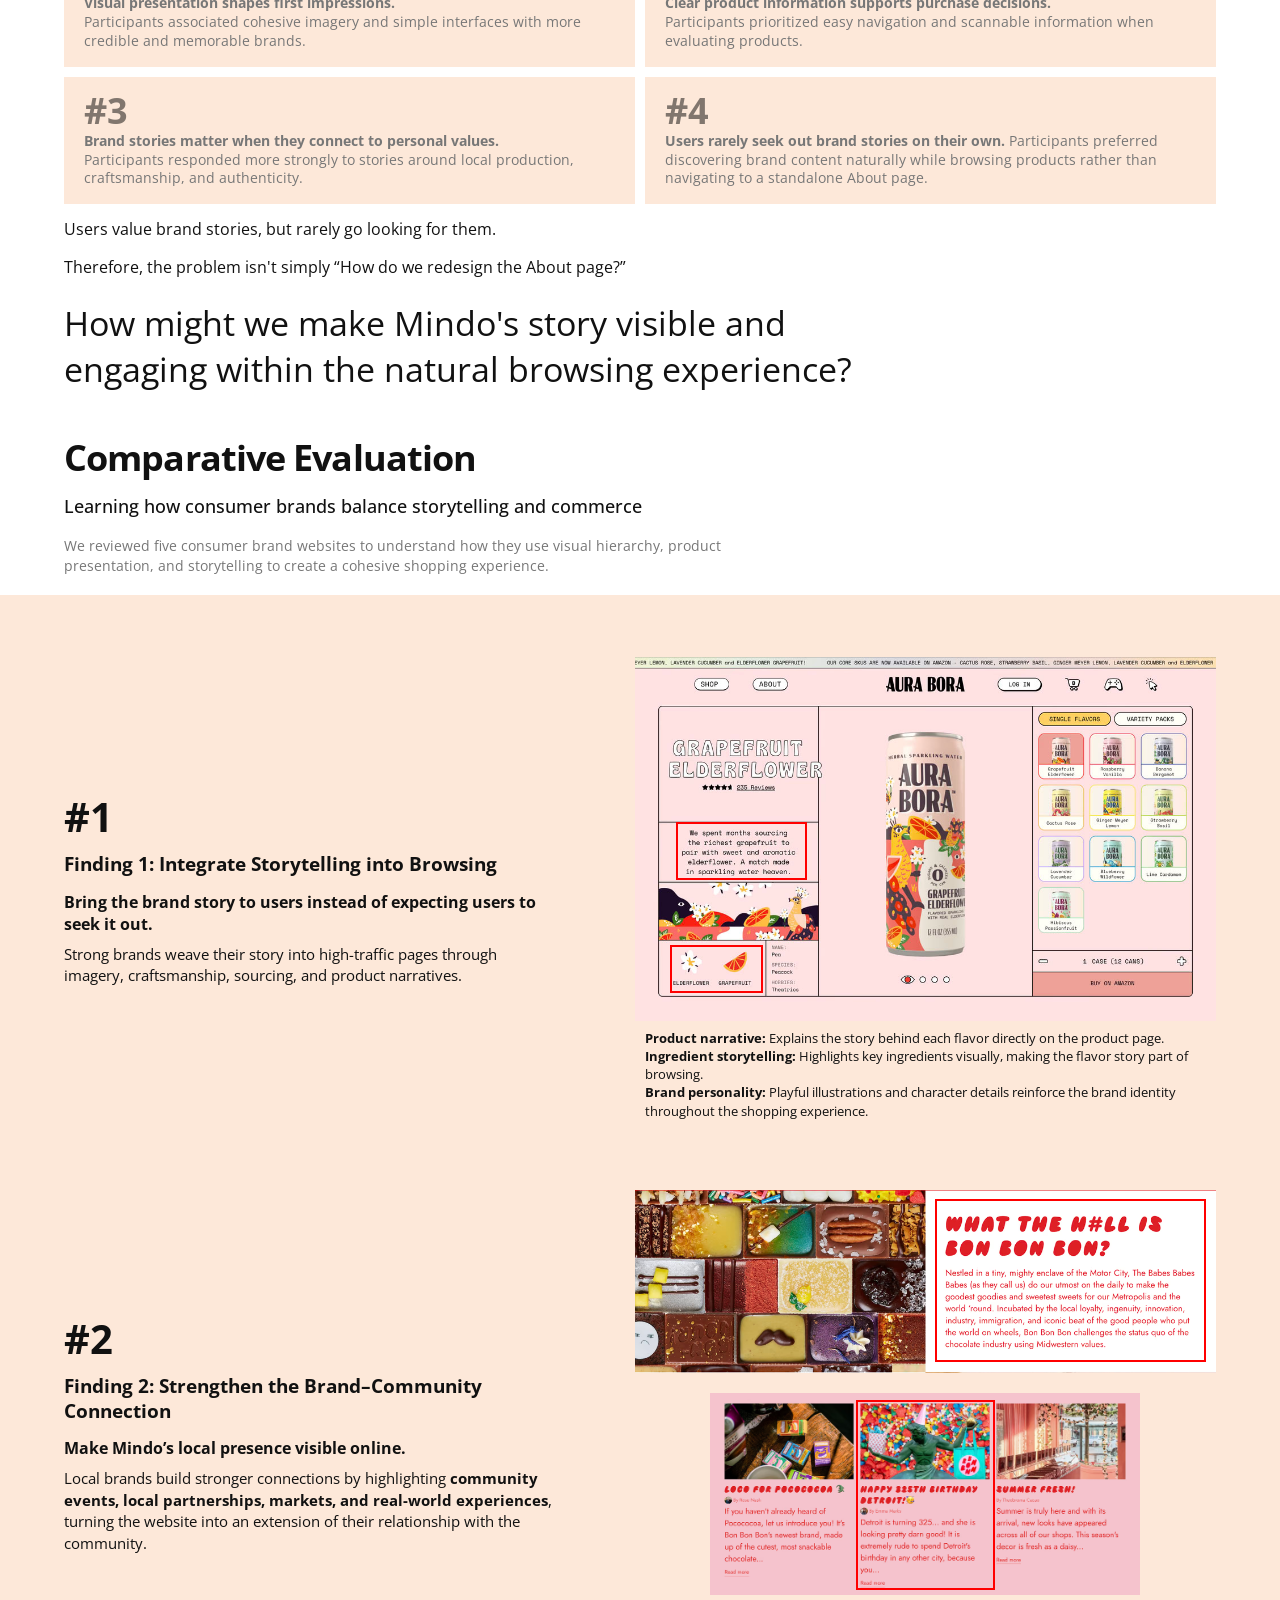
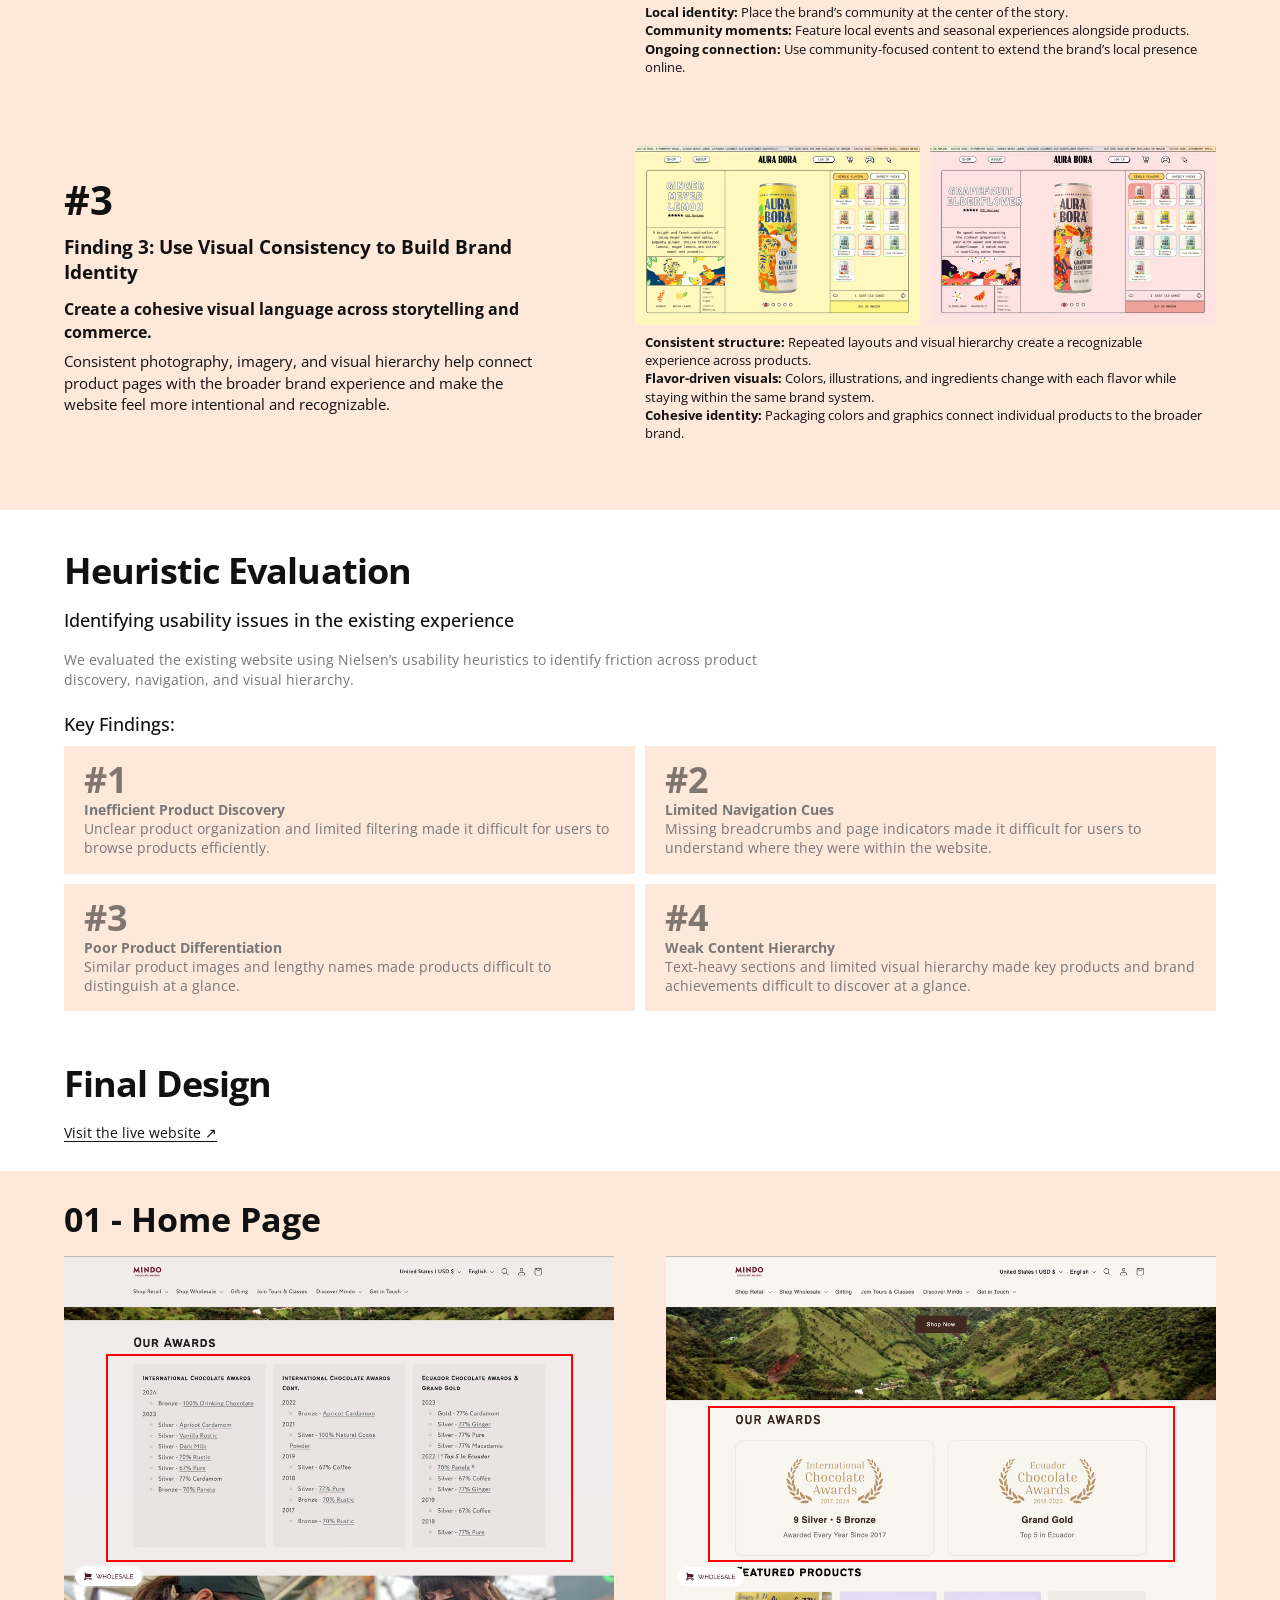
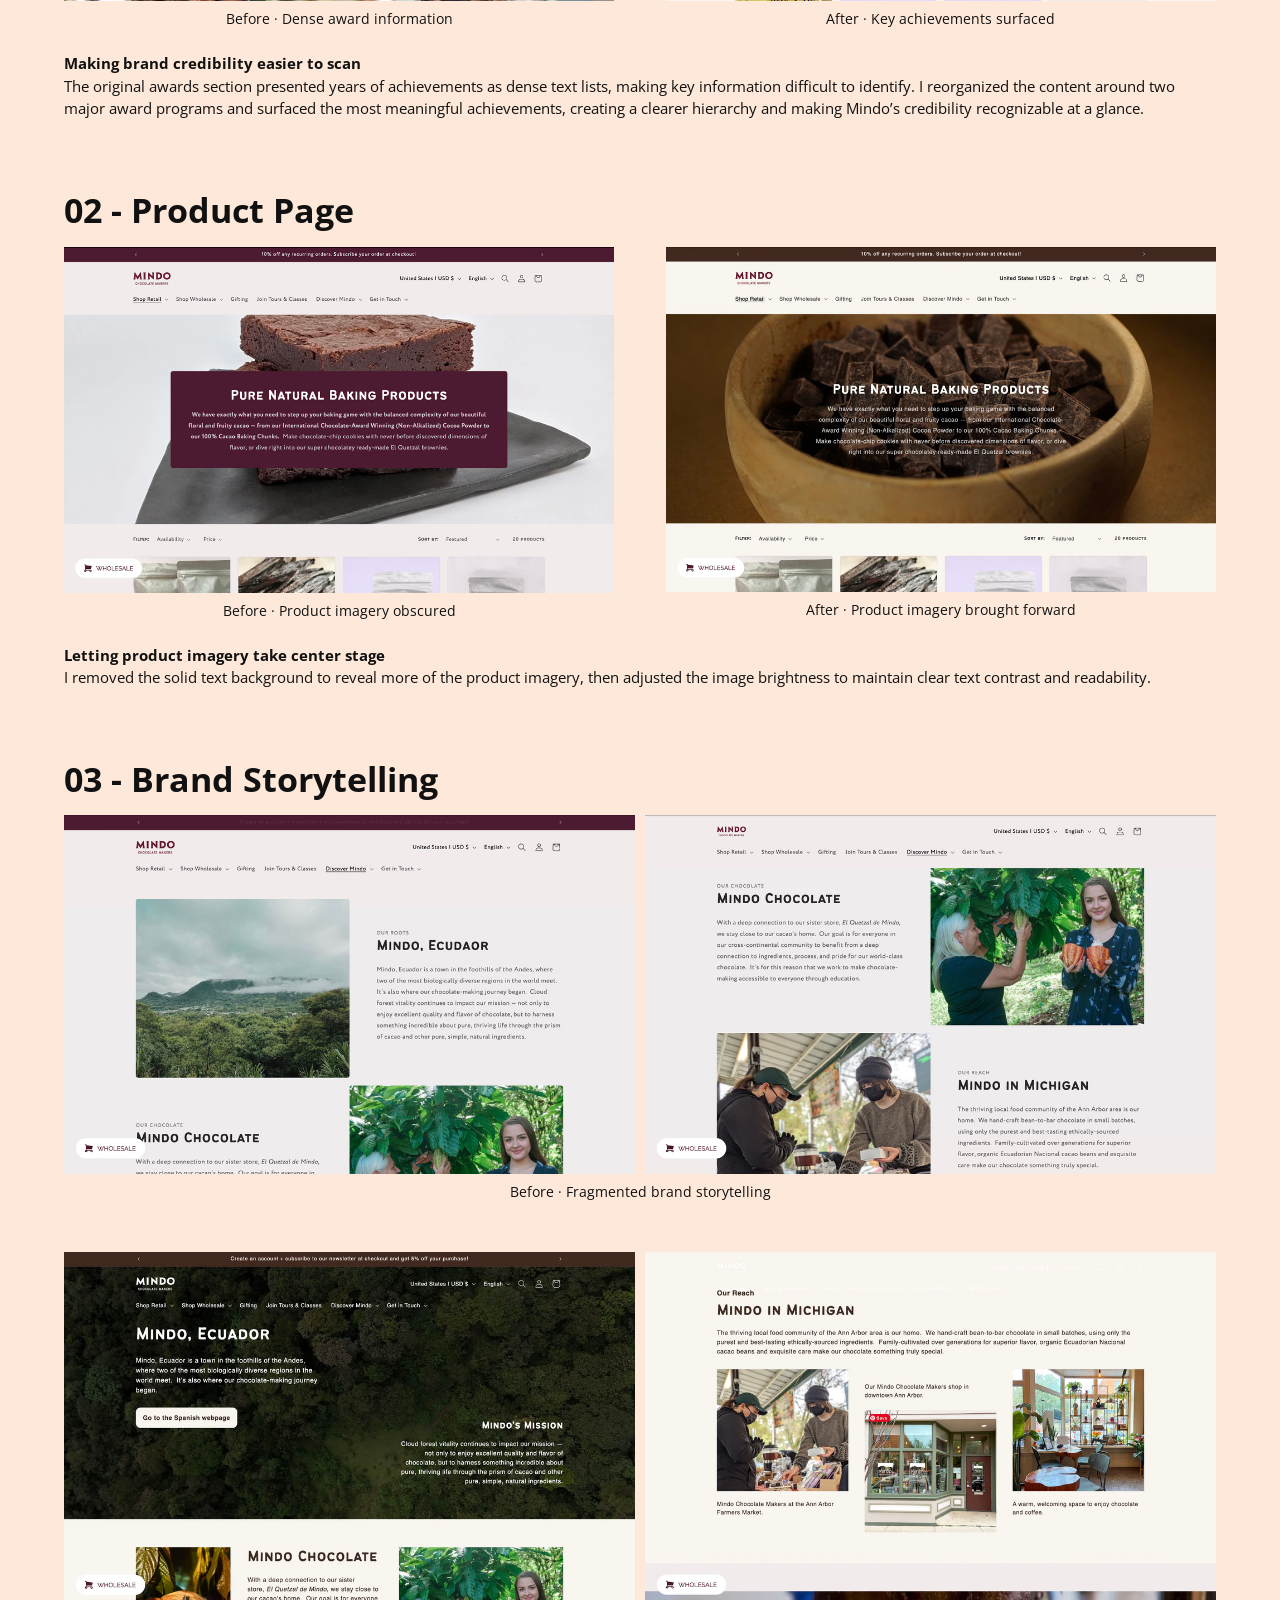
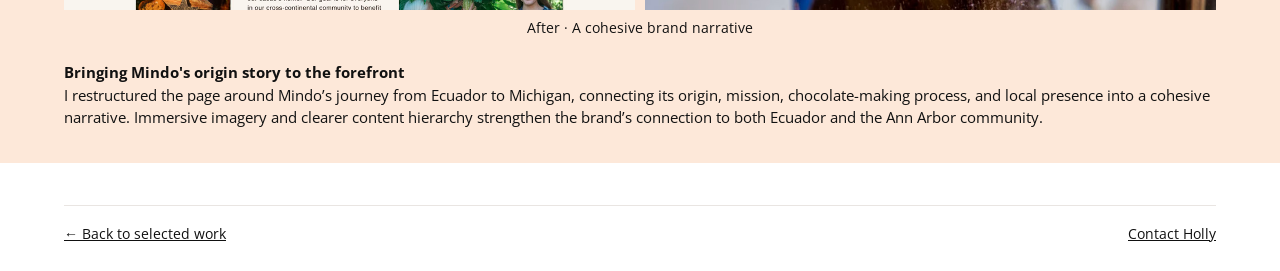
<file: mindo.html>
<!doctype html>
<html lang="en">
  <head>
    <meta charset="utf-8">
    <meta name="viewport" content="width=device-width, initial-scale=1">
    <meta name="theme-color" content="#ffffff">
    <meta name="description" content="Mindo Chocolate Makers e-commerce usability testing and redesign by Qiying Zhu.">
    <title>Mindo Chocolate Makers — Qiying Zhu</title>
    <link rel="preconnect" href="https://fonts.googleapis.com">
    <link rel="preconnect" href="https://fonts.gstatic.com" crossorigin>
    <link href="https://fonts.googleapis.com/css2?family=EB+Garamond:wght@400;500;600&family=Open+Sans:wght@400;500;600;700&display=swap" rel="stylesheet">
    <link rel="stylesheet" href="css/mindo.css">
  </head>
  <body class="mindo-page">
    <header class="mindo-header">
      <a class="mindo-header__name" href="index.html#home">Qiying Zhu</a>
      <nav aria-label="Main navigation"><a href="index.html#works">UX</a><a href="index.html#about">About</a><a href="https://linkedin.com/in/qiying-holly-zhu">Linkedin</a><a href="https://qiyingz.framer.website/visual">Visual</a><a class="resume-link" href="https://docs.google.com/document/d/1z5caJNeYHLWiMaugzDaaYZoBnZ9bGFz7fVu5AKTv6dA/edit?usp=sharing">Resume</a></nav>
    </header>
    <main>
      <section class="mindo-hero" aria-label="Mindo Chocolate Makers project cover">
        <img src="assets/work/mindo-hero.jpg" alt="Mindo Chocolate Makers e-commerce project cover with a laptop mockup and project title">
      </section>

      <section class="overview section-narrow" aria-labelledby="overview-title">
        <h2 id="overview-title">Mindo Chocolate Makers</h2>
        <p>Mindo Chocolate Makers is an Ann Arbor–based artisan chocolate brand focused on bean-to-bar craftsmanship and transparent sourcing from Ecuador. Its e-commerce platform serves both retail and wholesale customers while communicating the brand’s story. However, usability issues in navigation, structure, and product discovery limit the effectiveness of the overall shopping experience.</p>
        <p>Challenge: Information architecture was unclear and product discovery was difficult, impacting sales and user experience.</p>
        <a class="text-link" href="https://www.mindochocolate.com/" target="_blank" rel="noreferrer">Visit the live website ↗</a>
      </section>

      <section class="facts section-narrow" aria-label="Project details">
        <dl><dt>Role</dt><dd>UX Designer<br>UX Researcher</dd></dl>
        <dl><dt>Team</dt><dd>Usability team (*5)<br>UX Design Team (*2)</dd></dl>
        <dl><dt>Tools</dt><dd>Figma</dd></dl>
        <dl><dt>Timelines</dt><dd>4 months</dd></dl>
      </section>

      <section class="section-narrow text-section" aria-labelledby="context-title">
        <h2 id="context-title">Context</h2>
        <h3>A Strong Brand, but a Fragmented Digital Experience</h3>
        <p>Mindo had a distinctive bean-to-bar story and an established product offering, but its website did not fully reflect either strength. <strong>Retail usability issues created friction in product discovery, while inconsistent visual hierarchy and storytelling made the brand experience feel fragmented.</strong></p>
        <p>Our challenge was to strengthen Mindo’s digital presence from two directions: <strong>improving the retail shopping experience and creating a more cohesive visual narrative across the homepage and brand pages.</strong></p>
      </section>

      <section class="section-narrow text-section" aria-labelledby="current-title">
        <h2 id="current-title">Current Experience</h2>
        <h3>Mapping the Existing Website Experience</h3>
        <p>We conducted interaction mapping for 3 user flows: <strong>Shop Retail, Shop Wholesale, and Discover Mindo.</strong></p>
        <p>We mapped three key user flows—<strong>Shop Retail, Shop Wholesale, and Discover Mindo</strong>—to understand how the existing website organized shopping and brand content.</p>
        <p>The audit revealed two recurring issues: <strong>fragmented pathways across the shopping experience and inconsistent presentation of Mindo’s brand story.</strong> These observations helped us identify where deeper evaluation was needed.</p>
        <figure class="media-figure"><a href="assets/mindo/interaction-map.png" target="_blank" rel="noopener" aria-label="View the full-size Discover Mindo interaction map"><img class="interaction-map" src="assets/mindo/interaction-map.png" alt="Discover Mindo interaction map showing navigation paths and usability findings for Our Story, Locations, Learn With Us, and About Cacao" width="4096" height="1962" loading="lazy"></a><figcaption>The Interaction Map of Discover Mindo Page</figcaption></figure>
      </section>

      <section class="section-narrow text-section" aria-labelledby="target-title">
        <h2 id="target-title">Target User</h2>
        <h3>Who did we design for?</h3>
        <p>We focused on <strong>young adults and college students in Ann Arbor</strong> who discover local businesses, explore new food products, and shop online. We considered different shopping motivations, including <strong>personal purchases, gift buying, and brand exploration.</strong></p>
        <div class="persona-grid">
          <a href="assets/mindo/persona-mia-chen.png" target="_blank" rel="noopener" aria-label="View Mia Chen persona at full size"><img src="assets/mindo/persona-mia-chen.png" alt="User persona: Mia Chen" width="1024" height="768" loading="lazy"></a>
          <a href="assets/mindo/persona-daniel-park.png" target="_blank" rel="noopener" aria-label="View Daniel Park persona at full size"><img src="assets/mindo/persona-daniel-park.png" alt="User persona: Daniel Park" width="1024" height="768" loading="lazy"></a>
          <a href="assets/mindo/persona-sarah-martinez.png" target="_blank" rel="noopener" aria-label="View Sarah Martinez persona at full size"><img src="assets/mindo/persona-sarah-martinez.png" alt="User persona: Sarah Martinez" width="1024" height="768" loading="lazy"></a>
        </div>
      </section>

      <section class="section-narrow research-section" aria-labelledby="research-title">
        <h2 id="research-title">User Research</h2>
        <h3>Understanding consumer behavior and brand discovery</h3>
        <p>We conducted <strong>5 semi-structured interviews</strong> to understand how young consumers discover food brands, evaluate products online, and engage with brand storytelling.</p>
        <h3 class="findings-label">Key Findings:</h3>
        <div class="finding-grid">
          <article><span>#1</span><p><strong>Visual presentation shapes first impressions.</strong><br>Participants associated cohesive imagery and simple interfaces with more credible and memorable brands.</p></article>
          <article><span>#2</span><p><strong>Clear product information supports purchase decisions.</strong><br>Participants prioritized easy navigation and scannable information when evaluating products.</p></article>
          <article><span>#3</span><p><strong>Brand stories matter when they connect to personal values.</strong><br>Participants responded more strongly to stories around local production, craftsmanship, and authenticity.</p></article>
          <article><span>#4</span><p><strong>Users rarely seek out brand stories on their own.</strong> Participants preferred discovering brand content naturally while browsing products rather than navigating to a standalone About page.</p></article>
        </div>
        <p class="research-takeaway">Users value brand stories, but rarely go looking for them.</p>
        <p class="research-takeaway">Therefore, the problem isn't simply “How do we redesign the About page?”</p>
        <p class="research-question">How might we make Mindo's story visible and engaging within the natural browsing experience?</p>
      </section>

      <section class="comparative-section" aria-labelledby="comparative-title">
        <div class="section-narrow">
          <h2 id="comparative-title">Comparative Evaluation</h2>
          <h3>Learning how consumer brands balance storytelling and commerce</h3>
          <p>We reviewed five consumer brand websites to understand how they use visual hierarchy, product presentation, and storytelling to create a cohesive shopping experience.</p>
        </div>
        <div class="comparison-band">
          <div class="comparison-inner">
            <article class="comparison-row"><div><span class="finding-number">#1</span><h3>Finding 1: Integrate Storytelling into Browsing</h3><h4>Bring the brand story to users instead of expecting users to seek it out.</h4><p>Strong brands weave their story into high-traffic pages through imagery, craftsmanship, sourcing, and product narratives.</p></div><figure><div class="finding-example"><img src="assets/mindo/finding-1.jpg" alt="Aura Bora product page with red boxes highlighting the flavor story and elderflower and grapefruit ingredient illustrations" width="1024" height="642" loading="lazy"><span class="finding-highlight finding-highlight--narrative" aria-hidden="true"></span><span class="finding-highlight finding-highlight--ingredients" aria-hidden="true"></span></div><figcaption><strong>Product narrative:</strong> Explains the story behind each flavor directly on the product page.<br><strong>Ingredient storytelling:</strong> Highlights key ingredients visually, making the flavor story part of browsing.<br><strong>Brand personality:</strong> Playful illustrations and character details reinforce the brand identity throughout the shopping experience.</figcaption></figure></article>
            <article class="comparison-row"><div><span class="finding-number">#2</span><h3>Finding 2: Strengthen the Brand–Community Connection</h3><h4>Make Mindo’s local presence visible online.</h4><p>Local brands build stronger connections by highlighting <strong>community events, local partnerships, markets, and real-world experiences</strong>, turning the website into an extension of their relationship with the community.</p></div><figure><div class="community-examples">
              <div class="finding-example"><img src="assets/mindo/finding-2.png" alt="Bon Bon Bon brand introduction highlighting its Detroit roots, outlined in red" width="1024" height="323" loading="lazy"><span class="finding-highlight finding-highlight--local-story" aria-hidden="true"></span></div>
              <div class="finding-example finding-example--community"><img src="assets/mindo/finding-3.png" alt="Bon Bon Bon community articles with the Happy 325th Birthday Detroit card outlined in red" width="1024" height="481" loading="lazy"><span class="finding-highlight finding-highlight--detroit" aria-hidden="true"></span></div>
            </div><figcaption><strong>Local identity:</strong> Place the brand’s community at the center of the story.<br><strong>Community moments:</strong> Feature local events and seasonal experiences alongside products.<br><strong>Ongoing connection:</strong> Use community-focused content to extend the brand’s local presence online.</figcaption></figure></article>
            <article class="comparison-row"><div><span class="finding-number">#3</span><h3>Finding 3: Use Visual Consistency to Build Brand Identity</h3><h4>Create a cohesive visual language across storytelling and commerce.</h4><p>Consistent photography, imagery, and visual hierarchy help connect product pages with the broader brand experience and make the website feel more intentional and recognizable.</p></div><figure><div class="consistent-product-examples"><img src="assets/mindo/finding-4.png" alt="Aura Bora Ginger Meyer Lemon product page with a yellow color palette" width="512" height="321" loading="lazy"><img src="assets/mindo/finding-5.png" alt="Aura Bora Grapefruit Elderflower product page with a pink color palette" width="512" height="321" loading="lazy"></div><figcaption><strong>Consistent structure:</strong> Repeated layouts and visual hierarchy create a recognizable experience across products.<br><strong>Flavor-driven visuals:</strong> Colors, illustrations, and ingredients change with each flavor while staying within the same brand system.<br><strong>Cohesive identity:</strong> Packaging colors and graphics connect individual products to the broader brand.</figcaption></figure></article>
          </div>
        </div>
      </section>

      <section class="section-narrow heuristic-section" aria-labelledby="heuristic-title">
        <h2 id="heuristic-title">Heuristic Evaluation</h2>
        <h3>Identifying usability issues in the existing experience</h3>
        <p>We evaluated the existing website using Nielsen’s usability heuristics to identify friction across product discovery, navigation, and visual hierarchy.</p>
        <h3 class="findings-label">Key Findings:</h3>
        <div class="finding-grid">
          <article><span>#1</span><p><strong>Inefficient Product Discovery</strong><br>Unclear product organization and limited filtering made it difficult for users to browse products efficiently.</p></article>
          <article><span>#2</span><p><strong>Limited Navigation Cues</strong><br>Missing breadcrumbs and page indicators made it difficult for users to understand where they were within the website.</p></article>
          <article><span>#3</span><p><strong>Poor Product Differentiation</strong><br>Similar product images and lengthy names made products difficult to distinguish at a glance.</p></article>
          <article><span>#4</span><p><strong>Weak Content Hierarchy</strong><br>Text-heavy sections and limited visual hierarchy made key products and brand achievements difficult to discover at a glance.</p></article>
        </div>
      </section>

      <section class="final-design" aria-labelledby="final-title">
        <div class="section-narrow"><h2 id="final-title">Final Design</h2><a class="text-link" href="https://www.mindochocolate.com/" target="_blank" rel="noreferrer">Visit the live website ↗</a></div>
        <article class="final-page-section"><div class="final-page-inner"><h3>01 - Home Page</h3><div class="before-after"><figure><div class="finding-example"><img src="assets/mindo/home-page-before.png" alt="Original Mindo homepage with dense award lists outlined in red" width="1024" height="643" loading="lazy"><span class="finding-highlight finding-highlight--home-before" aria-hidden="true"></span></div><figcaption>Before · Dense award information</figcaption></figure><figure><div class="finding-example"><img src="assets/mindo/home-page-after.png" alt="Redesigned Mindo homepage with simplified award cards outlined in red" width="1024" height="643" loading="lazy"><span class="finding-highlight finding-highlight--home-after" aria-hidden="true"></span></div><figcaption>After · Key achievements surfaced</figcaption></figure></div><p><strong>Making brand credibility easier to scan</strong><br>The original awards section presented years of achievements as dense text lists, making key information difficult to identify. I reorganized the content around two major award programs and surfaced the most meaningful achievements, creating a clearer hierarchy and making Mindo’s credibility recognizable at a glance.</p></div></article>
        <article class="final-page-section"><div class="final-page-inner"><h3>02 - Product Page</h3><div class="before-after"><figure><div class="finding-example"><img src="assets/mindo/product-page-before.png" alt="Original Mindo baking products page with a solid text panel covering the product imagery" width="1024" height="644" loading="lazy"></div><figcaption>Before · Product imagery obscured</figcaption></figure><figure><div class="finding-example"><img src="assets/mindo/product-page-after.png" alt="Redesigned Mindo baking products page with text over the chocolate imagery" width="1024" height="643" loading="lazy"></div><figcaption>After · Product imagery brought forward</figcaption></figure></div><p><strong>Letting product imagery take center stage</strong><br>I removed the solid text background to reveal more of the product imagery, then adjusted the image brightness to maintain clear text contrast and readability.</p></div></article>
        <article class="final-page-section"><div class="final-page-inner"><h3>03 - Brand Storytelling</h3><div class="before-after before-after--stacked"><figure><div class="brand-before-images"><img src="assets/mindo/brand-before-1.avif" alt="Original Mindo brand story page introducing Mindo, Ecuador" width="1024" height="643" loading="lazy"><img src="assets/mindo/brand-before-2.avif" alt="Original Mindo brand story page showing Mindo Chocolate and Mindo in Michigan" width="1024" height="643" loading="lazy"></div><figcaption>Before · Fragmented brand storytelling</figcaption></figure><figure><div class="brand-after-images"><img src="assets/mindo/brand-after-1.png" alt="Redesigned Mindo brand story page presenting Ecuador origins and the brand mission" width="1024" height="642" loading="lazy"><img src="assets/mindo/brand-after-2.png" alt="Redesigned Mindo in Michigan page presenting the farmers market, storefront, and shop interior" width="1024" height="642" loading="lazy"></div><figcaption>After · A cohesive brand narrative</figcaption></figure></div><p><strong>Bringing Mindo's origin story to the forefront</strong><br>I restructured the page around Mindo’s journey from Ecuador to Michigan, connecting its origin, mission, chocolate-making process, and local presence into a cohesive narrative. Immersive imagery and clearer content hierarchy strengthen the brand’s connection to both Ecuador and the Ann Arbor community.</p></div></article>
      </section>
    </main>
    <footer class="mindo-footer section-narrow"><a href="index.html#works">← Back to selected work</a><a href="mailto:qyholly@umich.edu">Contact Holly</a></footer>
  </body>
</html>
</file>
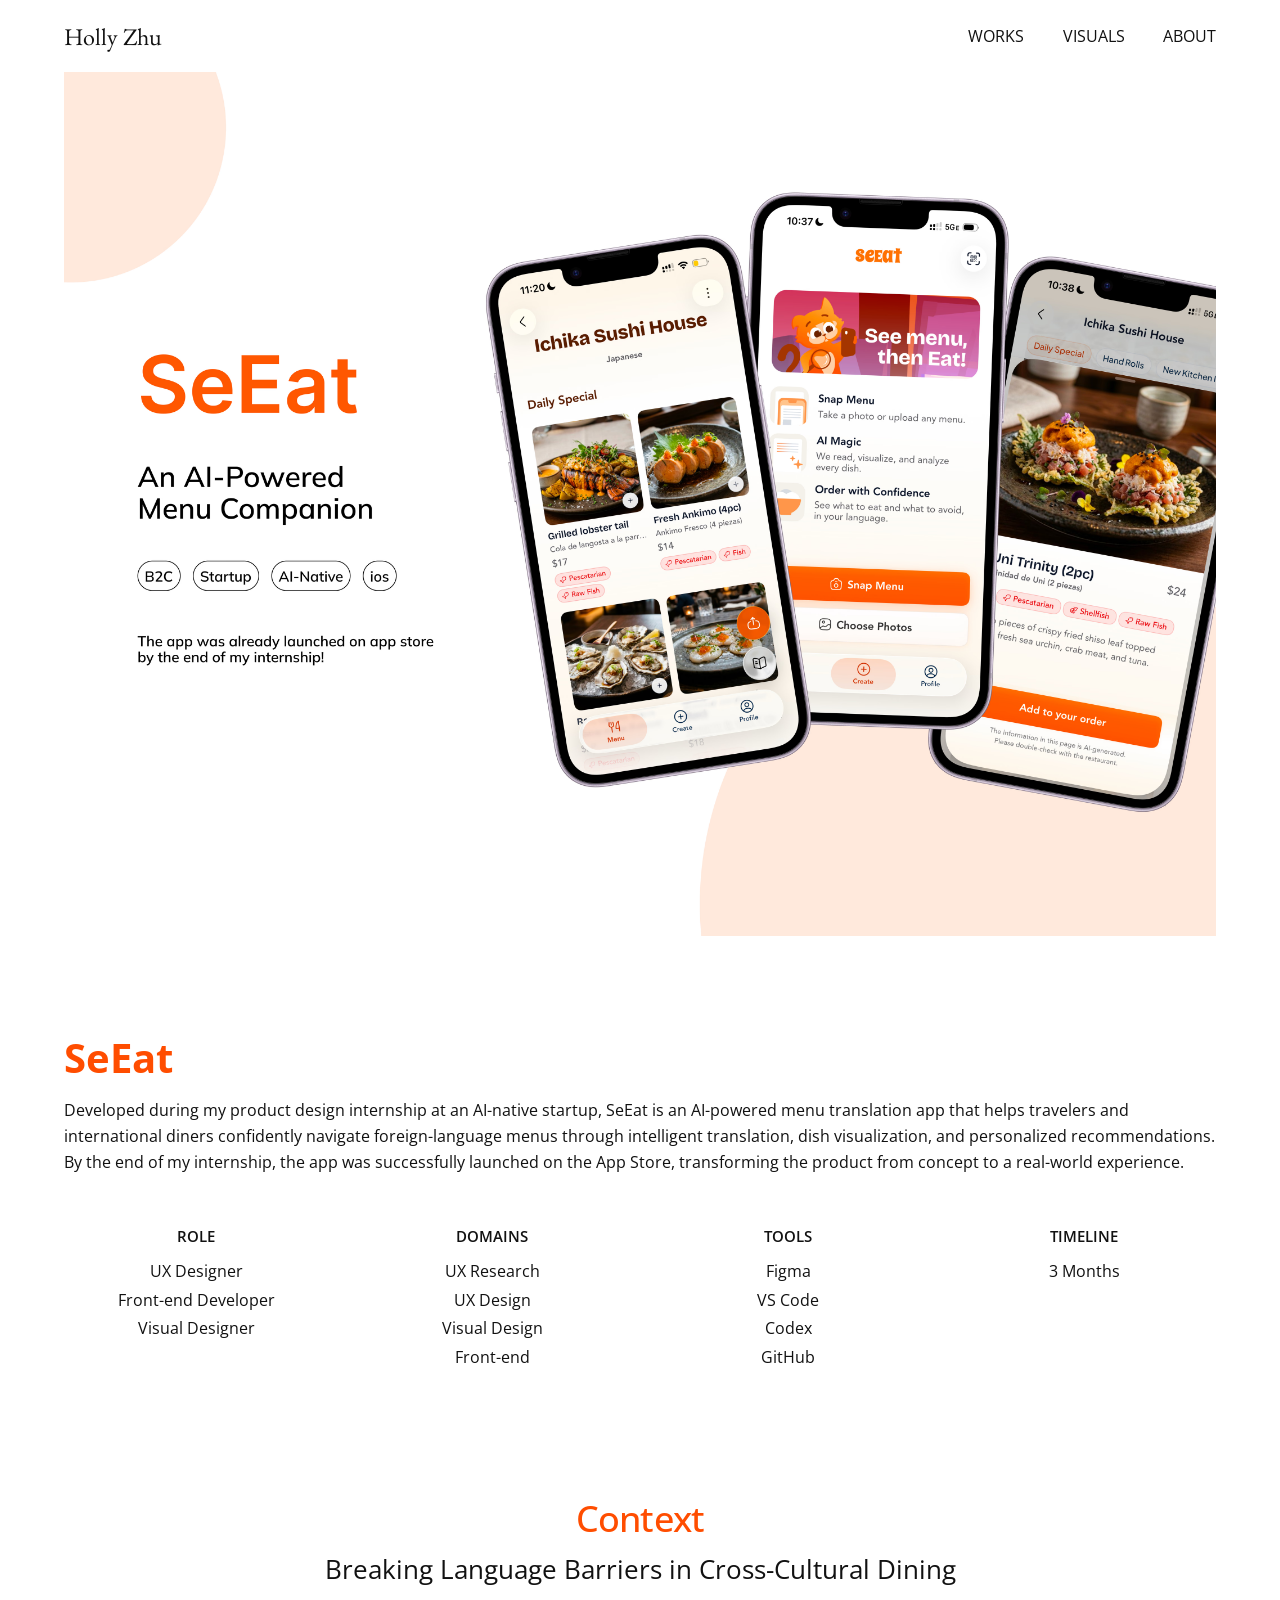
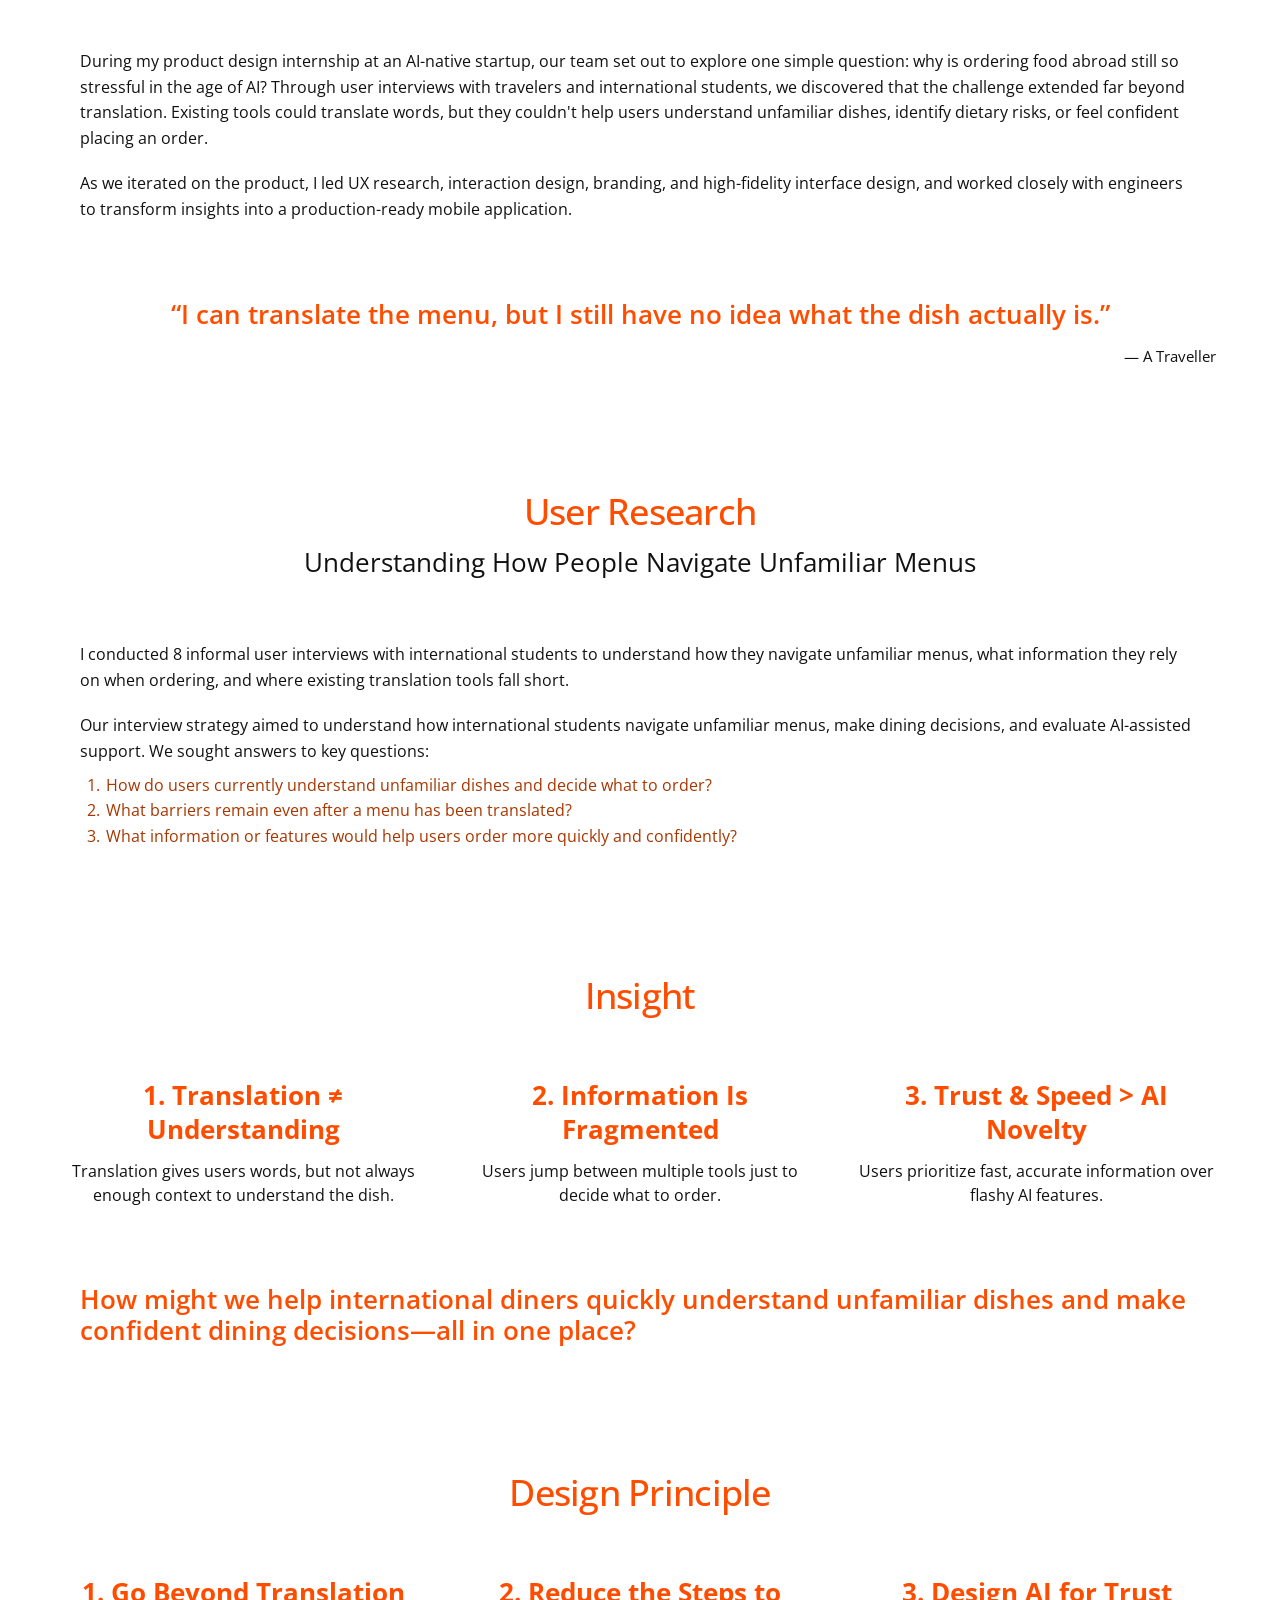
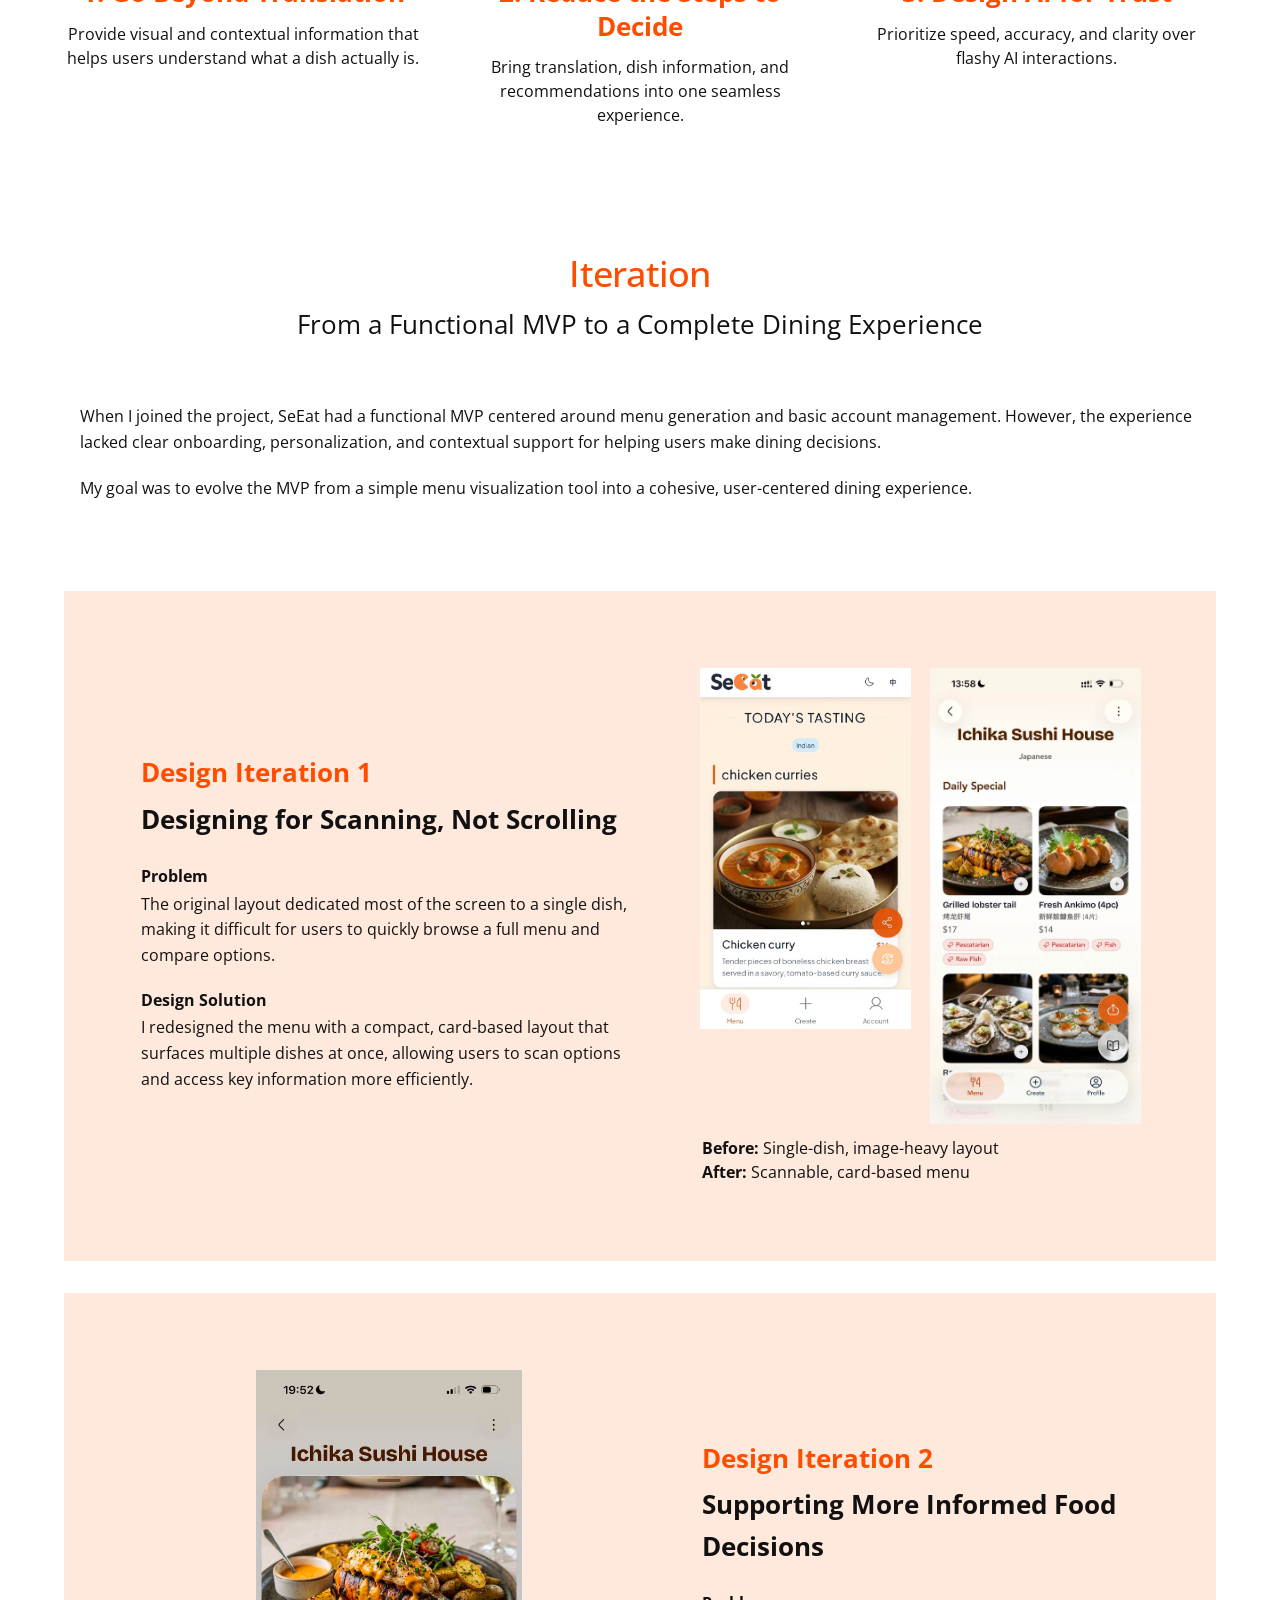
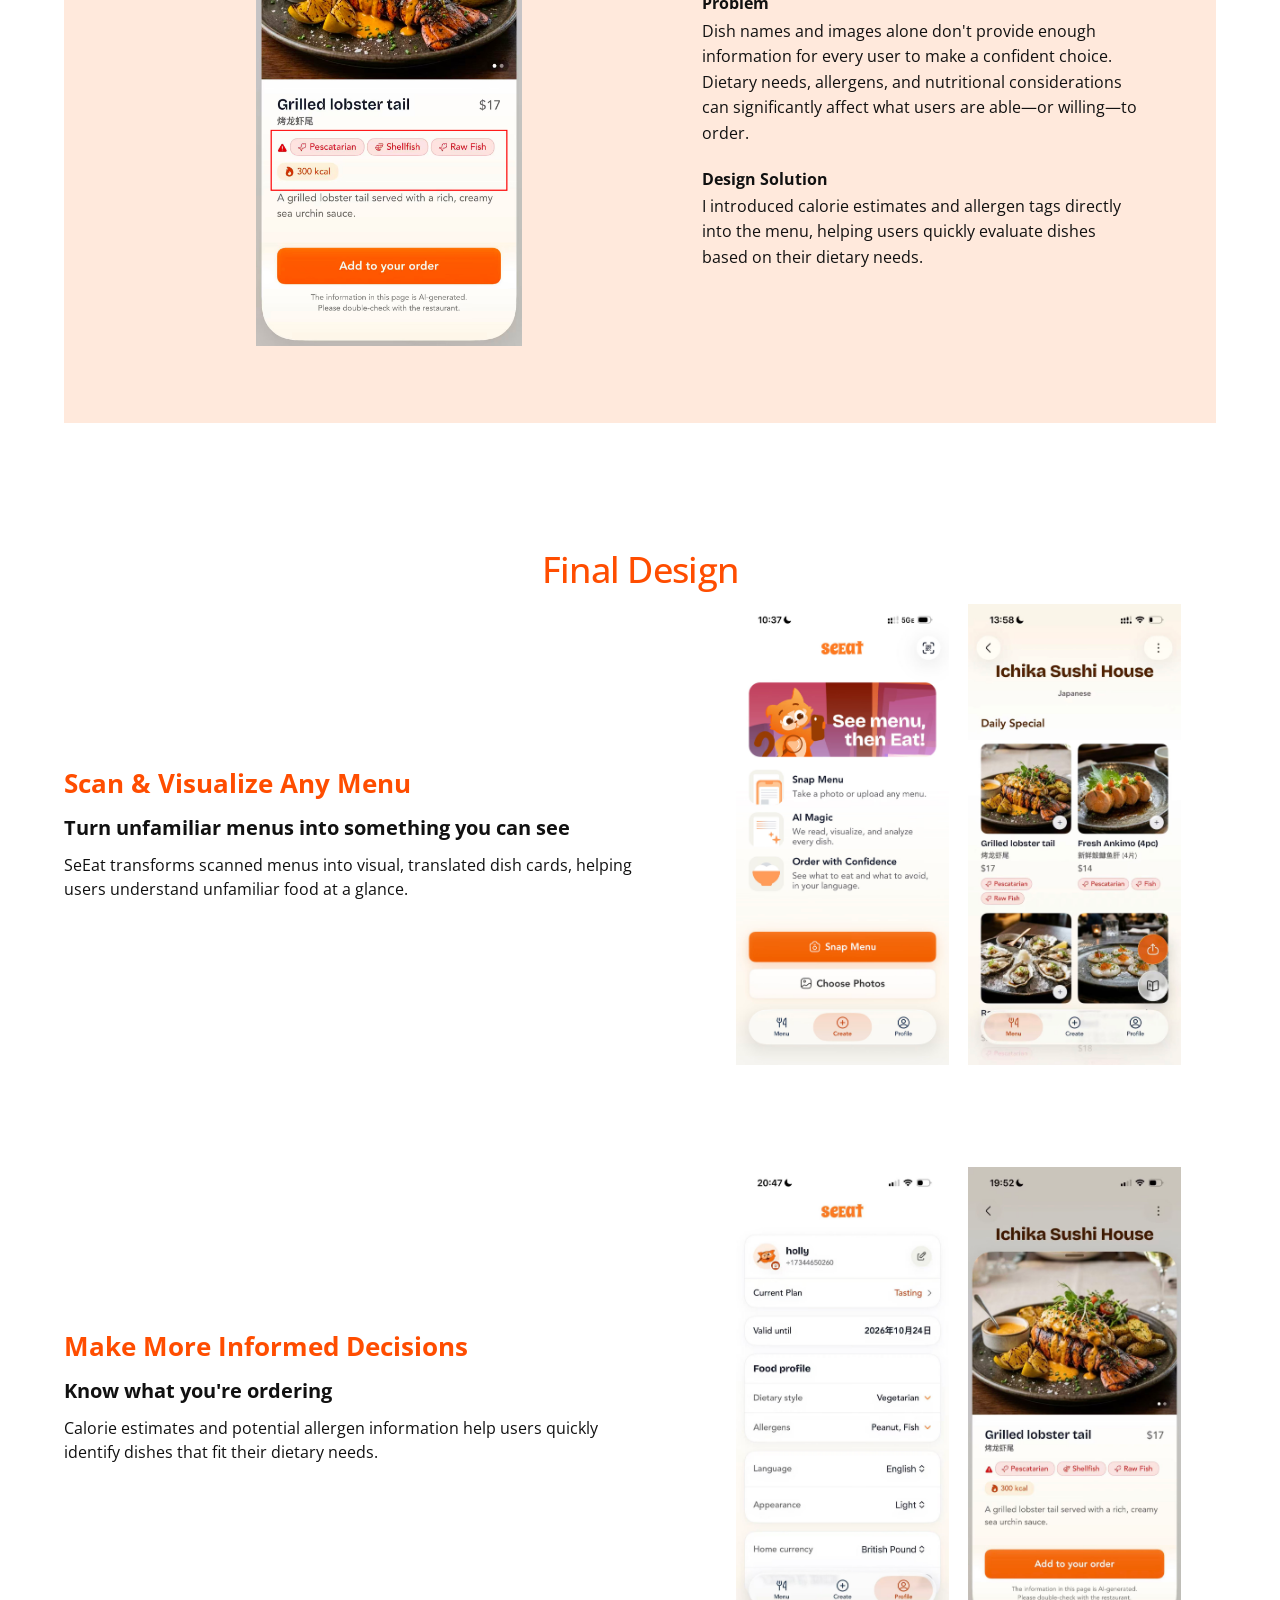
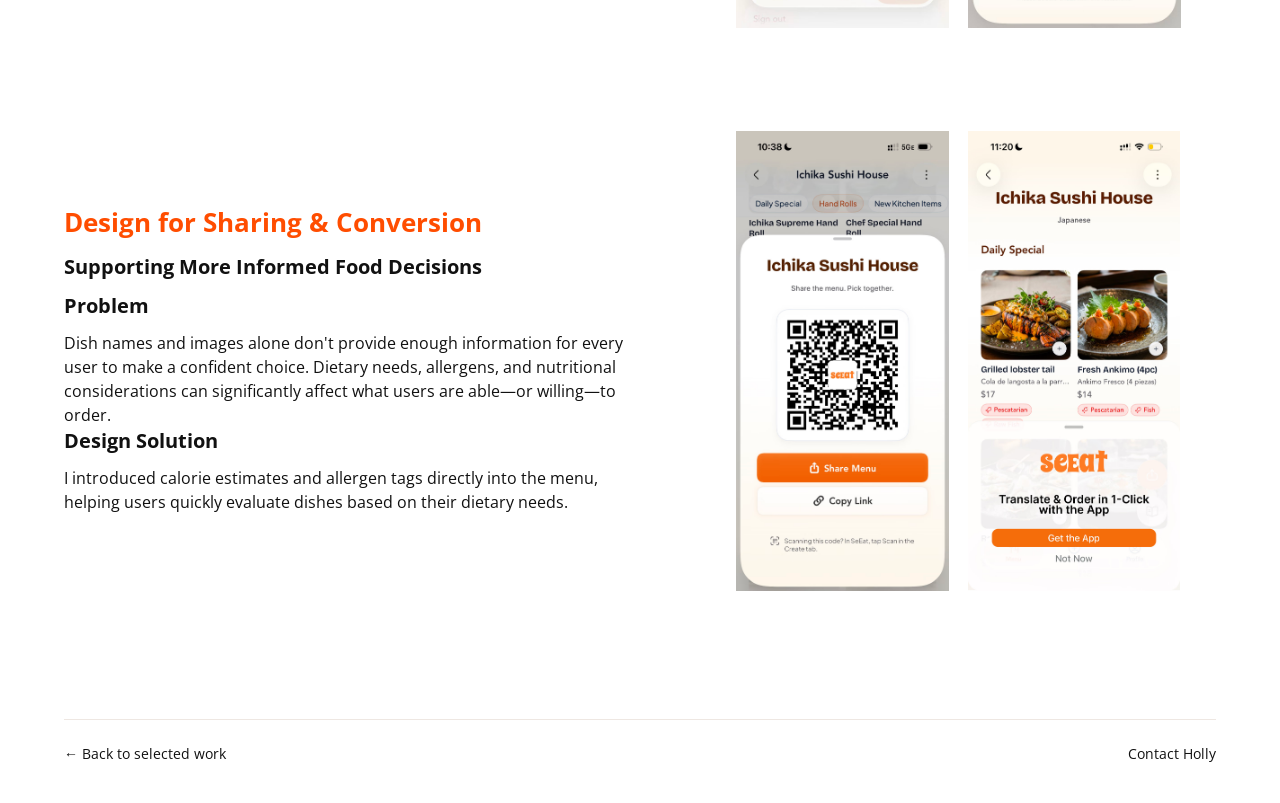
<file: seeat.html>
<!doctype html>
<html lang="en">
  <head>
    <meta charset="utf-8">
    <meta name="viewport" content="width=device-width, initial-scale=1">
    <meta name="theme-color" content="#ffffff">
    <meta name="description" content="SeEat is an AI-powered menu companion that helps travelers understand unfamiliar dishes and make confident dining decisions.">
    <title>SeEat — Holly Zhu</title>
    <link rel="preconnect" href="https://fonts.googleapis.com">
    <link rel="preconnect" href="https://fonts.gstatic.com" crossorigin>
    <link href="https://fonts.googleapis.com/css2?family=EB+Garamond:wght@400;500;600&family=Open+Sans:wght@400;500;600;700&display=swap" rel="stylesheet">
    <link rel="stylesheet" href="css/seeat.css">
  </head>
  <body class="seeat-page">
    <header class="seeat-header">
      <a class="seeat-header__name" href="index.html#home">Holly Zhu</a>
      <nav aria-label="Main navigation"><a href="index.html#works">Works</a><a href="index.html#visuals">Visuals</a><a href="index.html#about">About</a></nav>
    </header>
    <main>
      <section class="seeat-hero" aria-label="SeEat project cover">
        <img src="assets/seeat/cover.png" alt="SeEat AI-powered menu companion shown on three mobile screens">
      </section>

      <section class="seeat-overview content-width" aria-labelledby="overview-title">
        <h1 id="overview-title">SeEat</h1>
        <p class="seeat-overview__summary">Developed during my product design internship at an AI-native startup, SeEat is an AI-powered menu translation app that helps travelers and international diners confidently navigate foreign-language menus through intelligent translation, dish visualization, and personalized recommendations. By the end of my internship, the app was successfully launched on the App Store, transforming the product from concept to a real-world experience.</p>
        <dl class="project-facts">
          <div><dt>Role</dt><dd>UX Designer<br>Front-end Developer<br>Visual Designer</dd></div>
          <div><dt>Domains</dt><dd>UX Research<br>UX Design<br>Visual Design<br>Front-end</dd></div>
          <div><dt>Tools</dt><dd>Figma<br>VS Code<br>Codex<br>GitHub</dd></div>
          <div><dt>Timeline</dt><dd>3 Months</dd></div>
        </dl>
      </section>

      <section class="content-width context-section" aria-labelledby="context-title">
        <h2 class="section-title" id="context-title">Context</h2>
        <p class="section-subtitle">Breaking Language Barriers in Cross-Cultural Dining</p>
        <div class="prose">
          <p>During my product design internship at an AI-native startup, our team set out to explore one simple question: why is ordering food abroad still so stressful in the age of AI? Through user interviews with travelers and international students, we discovered that the challenge extended far beyond translation. Existing tools could translate words, but they couldn't help users understand unfamiliar dishes, identify dietary risks, or feel confident placing an order.</p>
          <p>As we iterated on the product, I led UX research, interaction design, branding, and high-fidelity interface design, and worked closely with engineers to transform insights into a production-ready mobile application.</p>
        </div>
        <blockquote class="traveler-quote">“I can translate the menu, but I still have no idea what the dish actually is.”<cite>— A Traveller</cite></blockquote>
      </section>

      <section class="content-width research-section" aria-labelledby="research-title">
        <h2 class="section-title" id="research-title">User Research</h2>
        <p class="section-subtitle">Understanding How People Navigate Unfamiliar Menus</p>
        <div class="prose research-copy">
          <p>I conducted 8 informal user interviews with international students to understand how they navigate unfamiliar menus, what information they rely on when ordering, and where existing translation tools fall short.</p>
          <p>Our interview strategy aimed to understand how international students navigate unfamiliar menus, make dining decisions, and evaluate AI-assisted support. We sought answers to key questions:</p>
          <ol class="question-list">
            <li>How do users currently understand unfamiliar dishes and decide what to order?</li>
            <li>What barriers remain even after a menu has been translated?</li>
            <li>What information or features would help users order more quickly and confidently?</li>
          </ol>
        </div>
      </section>

      <section class="content-width insight-section" aria-labelledby="insight-title">
        <h2 class="section-title" id="insight-title">Insight</h2>
        <div class="insight-grid">
          <article><h3>1. Translation ≠ Understanding</h3><p>Translation gives users words, but not always enough context to understand the dish.</p></article>
          <article><h3>2. Information Is Fragmented</h3><p>Users jump between multiple tools just to decide what to order.</p></article>
          <article><h3>3. Trust &amp; Speed &gt; AI Novelty</h3><p>Users prioritize fast, accurate information over flashy AI features.</p></article>
        </div>
        <p class="how-might-we">How might we help international diners quickly understand unfamiliar dishes and make confident dining decisions—all in one place?</p>
      </section>

      <section class="content-width principles-section" aria-labelledby="principles-title">
        <h2 class="section-title" id="principles-title">Design Principle</h2>
        <div class="principle-grid">
          <article><h3>1. Go Beyond Translation</h3><p>Provide visual and contextual information that helps users understand what a dish actually is.</p></article>
          <article><h3>2. Reduce the Steps to Decide</h3><p>Bring translation, dish information, and recommendations into one seamless experience.</p></article>
          <article><h3>3. Design AI for Trust</h3><p>Prioritize speed, accuracy, and clarity over flashy AI interactions.</p></article>
        </div>
      </section>

      <section class="content-width iteration-section" aria-labelledby="iteration-title">
        <h2 class="section-title" id="iteration-title">Iteration</h2>
        <p class="section-subtitle">From a Functional MVP to a Complete Dining Experience</p>
        <div class="prose iteration-intro">
          <p>When I joined the project, SeEat had a functional MVP centered around menu generation and basic account management. However, the experience lacked clear onboarding, personalization, and contextual support for helping users make dining decisions.</p>
          <p>My goal was to evolve the MVP from a simple menu visualization tool into a cohesive, user-centered dining experience.</p>
        </div>
        <article class="iteration-row">
          <div class="iteration-copy">
            <p class="iteration-number">Design Iteration 1</p>
            <h3>Designing for Scanning, Not Scrolling</h3>
            <h4>Problem</h4>
            <p>The original layout dedicated most of the screen to a single dish, making it difficult for users to quickly browse a full menu and compare options.</p>
            <h4>Design Solution</h4>
            <p>I redesigned the menu with a compact, card-based layout that surfaces multiple dishes at once, allowing users to scan options and access key information more efficiently.</p>
          </div>
          <figure class="iteration-visual">
            <div class="iteration-screen-pair">
              <img src="assets/seeat/iteration-1-before.png" alt="Original SeEat menu screen focused on one dish at a time">
              <img src="assets/seeat/iteration-1-after.png" alt="Redesigned SeEat menu screen showing multiple dishes in a scannable card layout">
            </div>
            <figcaption><strong>Before:</strong> Single-dish, image-heavy layout<br><strong>After:</strong> Scannable, card-based menu</figcaption>
          </figure>
        </article>
        <article class="iteration-row iteration-row--reverse">
          <div class="iteration-copy">
            <p class="iteration-number">Design Iteration 2</p>
            <h3>Supporting More Informed Food Decisions</h3>
            <h4>Problem</h4>
            <p>Dish names and images alone don't provide enough information for every user to make a confident choice. Dietary needs, allergens, and nutritional considerations can significantly affect what users are able—or willing—to order.</p>
            <h4>Design Solution</h4>
            <p>I introduced calorie estimates and allergen tags directly into the menu, helping users quickly evaluate dishes based on their dietary needs.</p>
          </div>
          <figure class="iteration-visual">
            <img class="iteration-detail-image" src="assets/seeat/iteration-2-detail.png" alt="Grilled lobster detail screen with pescatarian, shellfish, and raw fish tags and a 300 calorie estimate">
          </figure>
        </article>
      </section>

      <section class="content-width final-section" aria-labelledby="final-title">
        <h2 class="section-title" id="final-title">Final Design</h2>
        <div class="final-grid">
          <article><div><h3>Scan &amp; Visualize Any Menu</h3><h4>Turn unfamiliar menus into something you can see</h4><p>SeEat transforms scanned menus into visual, translated dish cards, helping users understand unfamiliar food at a glance.</p></div><figure class="final-visual"><div class="final-screen-pair"><img src="assets/seeat/final-menu-create.jpg" alt="SeEat menu creation screen with Snap Menu and Choose Photos options"><img src="assets/seeat/final-menu-dishes.jpg" alt="SeEat restaurant menu with translated dishes and dietary tags"></div></figure></article>
          <article><div><h3>Make More Informed Decisions</h3><h4>Know what you're ordering</h4><p>Calorie estimates and potential allergen information help users quickly identify dishes that fit their dietary needs.</p></div><figure class="final-visual"><div class="final-screen-pair"><img src="assets/seeat/final-profile.jpg" alt="SeEat profile screen showing dietary style, allergens, language, and currency preferences"><img src="assets/seeat/final-dish-detail.jpg" alt="SeEat grilled lobster detail screen with dietary tags and a calorie estimate"></div></figure></article>
          <article><div><h3>Design for Sharing &amp; Conversion</h3><h4>Supporting More Informed Food Decisions</h4><h4>Problem</h4><p>Dish names and images alone don't provide enough information for every user to make a confident choice. Dietary needs, allergens, and nutritional considerations can significantly affect what users are able—or willing—to order.</p><h4>Design Solution</h4><p>I introduced calorie estimates and allergen tags directly into the menu, helping users quickly evaluate dishes based on their dietary needs.</p></div><figure class="final-visual"><div class="final-screen-pair"><img src="assets/seeat/final-sharing-qr.jpg" alt="SeEat share menu screen with a QR code, Share Menu, and Copy Link actions"><img src="assets/seeat/final-sharing-promo.jpg" alt="SeEat app promotion screen inviting users to translate and order in one click"></div></figure></article>
        </div>
      </section>

    </main>
    <footer class="seeat-footer"><a href="index.html#works">← Back to selected work</a><a href="mailto:qyholly@umich.edu">Contact Holly</a></footer>
  </body>
</html>
</file>
<file: css/styles.css>
:root {
  color-scheme: dark;
  --color-background: #000;
  --color-foreground: #f7f5f5;
  --color-orbit: rgb(255 255 255 / 72%);
  --gradient-headline: #FFAED8;
  --font-display: "EB Garamond", Garamond, "Times New Roman", serif;
  --font-interface: "Open Sans", Arial, sans-serif;
  --page-gutter: clamp(1.5rem, 4vw, 5rem);
  --content-width: 89rem;
  --sparkle-duration: 850ms;
}

* { box-sizing: border-box; }

html { min-width: 320px; background: var(--color-background); }

body {
  min-height: 100vh;
  margin: 0;
  overflow-x: hidden;
  background: var(--color-background);
  color: var(--color-foreground);
  font-family: var(--font-interface);
  -webkit-font-smoothing: antialiased;
}

a { color: inherit; text-decoration: none; }

.site-header {
  position: absolute;
  z-index: 2;
  inset: 0 0 auto;
  display: flex;
  align-items: center;
  justify-content: space-between;
  padding: clamp(1.15rem, 2.7vw, 2.45rem) var(--page-gutter);
  font-size: clamp(1rem, 1.65vw, 1.9rem);
  line-height: 1.2;
}

.site-name { font-weight: 400; }

.primary-nav {
  display: flex;
  align-items: center;
  gap: clamp(2rem, 4.2vw, 4.5rem);
  text-transform: uppercase;
}

.primary-nav a, .site-name { transition: opacity 180ms ease; }
.primary-nav a:hover, .site-name:hover { opacity: .68; }
.primary-nav a:focus-visible, .site-name:focus-visible { outline: 1px solid currentColor; outline-offset: 5px; }

.hero {
  position: relative;
  display: grid;
  min-height: 100svh;
  place-items: center;
  isolation: isolate;
  padding: 7rem var(--page-gutter) 7rem;
}

.hero-copy {
  position: relative;
  z-index: 1;
  width: min(100%, var(--content-width));
  margin-top: -1.65rem;
  text-align: center;
}

.hero-title {
  margin: 0;
  font-family: var(--font-display);
  font-size: clamp(2.5rem, 4.8vw, 4.55rem);
  font-weight: 400;
  line-height: 1.08;
  letter-spacing: -.025em;
}

.hero-title__line {
  display: block;
  min-height: 1.08em;
  overflow: visible;
  white-space: nowrap;
}
.hero-title__line--gradient {
  width: fit-content;
  margin-inline: auto;
  padding: 0 .04em .12em;
  background: var(--gradient-headline);
  background-size: 100% 100%;
  background-repeat: no-repeat;
  background-clip: text;
  -webkit-background-clip: text;
  color: transparent;
}

.hero-subtitle {
  display: flex;
  justify-content: center;
  align-items: center;
  gap: clamp(.55rem, 1.15vw, 1.15rem);
  margin: clamp(.3rem, .72vw, .72rem) 0 0;
  font-size: clamp(.875rem, 1.3vw, 1.25rem);
  line-height: 1.5;
  white-space: nowrap;
}

.hero-subtitle span { opacity: .9; }

.work-section {
  padding: clamp(4.5rem, 8vw, 7rem) var(--page-gutter) clamp(5rem, 9vw, 8rem);
  background: var(--color-background);
  color: var(--color-foreground);
}

.work-section__inner { width: min(100%, 68rem); margin-inline: auto; }

.work-section__heading {
  margin: 0 0 clamp(1.5rem, 3vw, 2.4rem);
  font-family: var(--font-display);
  font-size: clamp(1.5rem, 2.5vw, 2rem);
  font-weight: 400;
  line-height: 1.1;
  letter-spacing: -.02em;
}

.work-grid { display: grid; grid-template-columns: repeat(2, minmax(0, 1fr)); gap: clamp(1.5rem, 2.2vw, 2rem) 1.15rem; }

.work-card { display: block; min-width: 0; color: inherit; }
.work-card:focus-visible { outline: 2px solid currentColor; outline-offset: 5px; }

.work-card__visual {
  display: flex;
  align-items: center;
  justify-content: center;
  gap: clamp(.5rem, 1vw, .9rem);
  aspect-ratio: 1.23;
  overflow: hidden;
  border-radius: clamp(1rem, 2vw, 1.5rem);
}

.work-card__visual--glugrow { background: linear-gradient(110deg, #d9b9f2, #f2b9df); }
.work-card__visual--seeat { background: linear-gradient(110deg, #ffd9bd, #fff0c7); }
.work-card__visual--glugrow img,
.work-card__visual--seeat img {
  width: auto;
  max-width: 22%;
  height: 78%;
  object-fit: contain;
  border-radius: 0;
  box-shadow: none;
}

.work-card__visual--mindo { background: #f8e8da; }
.work-card__visual--inspiro { background: linear-gradient(135deg, #edf4e6, #f0e9fb); }
.work-card__visual--mindo img,
.work-card__visual--inspiro img { width: 100%; height: 100%; object-fit: contain; }

.work-card__title {
  margin: .9rem 0 .2rem;
  font-family: var(--font-display);
  font-size: clamp(1.5rem, 2.5vw, 2rem);
  font-weight: 400;
  line-height: 1.12;
}

.work-card__description {
  margin: 0;
  color: rgb(247 245 245 / 68%);
  font-family: var(--font-interface);
  font-size: 1rem;
  line-height: 1.45;
}

.work-card:hover .work-card__visual img { transform: scale(1.025); }
.work-card__visual img { transition: transform 220ms ease; }

.site-footer {
  padding: 2.25rem var(--page-gutter) 2.75rem;
  background: var(--gradient-headline);
  color: var(--color-background);
}

.site-footer__inner {
  display: flex;
  width: min(100%, 68rem);
  align-items: flex-end;
  justify-content: space-between;
  gap: 2rem;
  margin-inline: auto;
  padding-top: 1.5rem;
  border-top: 0;
}

.site-footer__identity { display: grid; gap: .35rem; }
.site-footer__name { font-family: var(--font-display); font-size: 1.65rem; line-height: 1; }
.site-footer__email { color: rgb(0 0 0 / 68%); font-size: .875rem; }
.site-footer__links { display: flex; flex-wrap: wrap; justify-content: flex-end; gap: .75rem 1.4rem; font-size: .875rem; }
.site-footer a { transition: opacity 180ms ease; }
.site-footer a:hover { opacity: .62; }
.site-footer a:focus-visible { outline: 1px solid currentColor; outline-offset: 4px; }

.hero-art { position: absolute; z-index: 0; inset: 0; pointer-events: none; }
.hero-decoration {
  position: absolute;
  top: 50.3%;
  left: 50%;
  width: min(62vw, 73rem);
  height: auto;
  max-height: none;
  object-fit: contain;
  opacity: .78;
  transform: translate(-50%, -50%);
}

.sparkle-layer { position: fixed; z-index: 5; inset: 0; pointer-events: none; overflow: hidden; }
.cursor-sparkle {
  position: absolute;
  width: var(--sparkle-size);
  height: var(--sparkle-size);
  background: center / contain no-repeat url("../assets/star.svg");
  opacity: 0;
  animation: sparkle-out var(--sparkle-duration) ease-out forwards;
}
@keyframes sparkle-out {
  0% { opacity: var(--sparkle-opacity); transform: translate(-50%, -50%) rotate(var(--sparkle-rotation)) scale(.7); }
  100% { opacity: 0; transform: translate(-50%, -70%) rotate(calc(var(--sparkle-rotation) + 35deg)) scale(.15); }
}

@media (max-width: 900px) {
  .hero { min-height: max(82svh, 38rem); }
  .hero-copy { margin-top: -1rem; }
  .hero-title { font-size: clamp(2.35rem, 6.3vw, 3.6rem); }
  .hero-decoration { width: min(82vw, 67rem); }
}

@media (max-width: 600px) {
  :root { --page-gutter: 1.25rem; }
  .site-header { padding-top: 1.2rem; font-size: .85rem; }
  .primary-nav { gap: clamp(.8rem, 4vw, 1.4rem); }
  .hero { min-height: 100svh; padding: 7rem var(--page-gutter) 5rem; }
  .hero-copy { margin-top: -1rem; }
  .hero-title { font-size: clamp(2.35rem, 10vw, 3.5rem); line-height: 1.08; }
  .hero-title__line { white-space: normal; }
  .hero-title__line:first-child { max-width: 12ch; margin-inline: auto; }
  .hero-title__line--gradient { max-width: 11ch; margin: .04em auto 0; }
  .hero-subtitle { max-width: 22rem; margin: 1.3rem auto 0; flex-wrap: wrap; gap: .25rem .55rem; font-size: .875rem; white-space: normal; }
  .hero-decoration { top: 50%; width: 125vw; max-width: none; opacity: .52; }
  .work-section { padding-block: 3.75rem 4.5rem; }
  .work-grid { grid-template-columns: 1fr; gap: 2rem; }
  .work-card__title { font-size: clamp(1.75rem, 8vw, 2.25rem); }
  .site-footer__inner { align-items: flex-start; flex-direction: column; }
  .site-footer__links { justify-content: flex-start; gap: .75rem 1rem; }
}

@media (prefers-reduced-motion: reduce) {
  *, *::before, *::after { scroll-behavior: auto !important; animation-duration: .01ms !important; animation-iteration-count: 1 !important; transition-duration: .01ms !important; }
}
</file>
<file: css/glugrow.css>
:root {
  --case-ink: #111;
  --case-paper: #fff;
  --case-muted: #666;
  --case-purple: #8660d2;
  --case-purple-light: #f1efff;
  --case-gutter: clamp(1.25rem, 5vw, 5.5rem);
  --case-display: "Open Sans", Arial, sans-serif;
  --case-body: "Open Sans", Arial, sans-serif;
}

* { box-sizing: border-box; }
html { min-width: 320px; scroll-behavior: smooth; }
body.case-study-page {
  margin: 0;
  background: var(--case-paper);
  color: var(--case-ink);
  font-family: var(--case-body);
  -webkit-font-smoothing: antialiased;
}
a { color: inherit; text-decoration: none; }

.case-study-page main {
  width: min(calc(100% - 2 * var(--case-gutter)), 76rem);
  margin-inline: auto;
}

.case-header {
  position: relative;
  z-index: 5;
  display: flex;
  width: min(calc(100% - 2 * var(--case-gutter)), 76rem);
  justify-content: space-between;
  align-items: center;
  min-height: 4.5rem;
  margin-inline: auto;
  padding: 1.25rem 0;
  background: var(--case-paper);
  font-size: clamp(.875rem, 1.15vw, 1rem);
}
.case-header__name { font-family: var(--case-display); font-size: 1.5rem; }
.case-header__nav { display: flex; align-items: center; gap: clamp(1rem, 3vw, 2.5rem); text-transform: uppercase; }
.case-header a { transition: opacity 180ms ease; }
.case-header a:hover { opacity: .62; }
.case-header a:focus-visible, .case-footer a:focus-visible { outline: 2px solid var(--case-purple); outline-offset: 4px; }

.case-hero {
  display: block;
  margin: 0;
  padding: 0;
}
.case-hero__image { display: block; width: 100%; height: auto; }
.visually-hidden { position: absolute; width: 1px; height: 1px; padding: 0; margin: -1px; overflow: hidden; clip: rect(0, 0, 0, 0); white-space: nowrap; border: 0; }

.content-width { width: 100%; margin-inline: auto; }
.case-overview { padding-top: clamp(5rem, 9vw, 8rem); }
.section-title {
  margin: 0 0 1.25rem;
  color: var(--case-purple);
  font-family: var(--case-display);
  font-size: 36px;
  font-weight: 500;
  line-height: 1.05;
  letter-spacing: -.02em;
}
.case-overview__title { font-size: 40px; }
.context-title { font-size: 36px; }
.prose blockquote.context-quote { font-size: 26px; }
.final-design__title { font-size: 36px; }
.section-title--center { max-width: 56rem; margin: 0 auto clamp(2rem, 4vw, 3.5rem); text-align: center; }
.case-overview__summary, .prose, .section-lead {
  font-size: 16px;
  line-height: 1.6;
}
.case-overview__summary { max-width: 70rem; margin: 0; }
.project-facts {
  display: grid;
  grid-template-columns: repeat(4, minmax(0, 1fr));
  gap: 2rem;  
  margin: clamp(2.5rem, 5vw, 4rem) 0 0;
  text-align: center;
}
.project-facts dt { margin-bottom: .8rem; font-size: .95rem; font-weight: 600; text-transform: uppercase; }
.project-facts dd { margin: 0; font-size: 1rem; line-height: 1.8; }

.case-section { margin-top: clamp(6rem, 10vw, 9rem); }
.prose { max-width: 70rem; margin-inline: auto; }
.prose p { margin: 0 0 1.25rem; }
.prose blockquote {
  margin: clamp(2.5rem, 5vw, 4rem) 0 0;
  color: var(--case-purple);
  font-family: var(--case-display);
  font-size: 26px;
  font-weight: 600;
  line-height: 1.22;
}
.prose cite { display: block; margin-top: 1.25rem; color: var(--case-ink); font-family: var(--case-body); font-size: .95rem; font-style: normal; text-align: right; }
.question-section__text { max-width: 64rem; margin: 0 auto; color: var(--case-purple); font-family: var(--case-display); font-size: 26px; font-weight: 600; line-height: 1.18; text-align: center; }

.media-placeholder {
  position: relative;
  display: flex;
  align-items: center;
  justify-content: center;
  overflow: hidden;
  border-radius: 1rem;
  background: linear-gradient(135deg, #f7f6fc, #eeebf8);
  color: #756a8b;
  text-align: center;
}
.media-placeholder__label { padding: 1rem 1.5rem; border: 1px solid rgb(117 106 139 / 34%); border-radius: 999px; background: rgb(255 255 255 / 74%); font-size: .875rem; }
.media-placeholder--final { min-height: clamp(24rem, 54vw, 42rem); gap: clamp(1rem, 3vw, 3rem); padding: 3rem; background: #e9e1f7; }
.final-screen-frame { width: 22%; aspect-ratio: 428 / 926; height: auto; margin: 0; overflow: hidden; border: 0; background: transparent; }
.final-screen-frame--accent { background: transparent; }
.final-screen-frame video { display: block; width: 100%; height: 100%; object-fit: cover; }
.case-figure--wide { margin: 2rem 0 0; }
.case-figure--wide img { display: block; width: 100%; height: auto; }
.media-placeholder--storyboard { min-height: clamp(24rem, 44vw, 36rem); background: #fbfbfb; }
.user-flow-list { display: grid; gap: clamp(4rem, 8vw, 7rem); }
.user-flow-row { display: grid; grid-template-columns: minmax(0, 1fr) minmax(0, 1fr); align-items: center; gap: clamp(2rem, 5vw, 5rem); }
.user-flow-row__number { margin: 0 0 .5rem; color: var(--case-purple); font-size: 40px; font-weight: 700; line-height: 1; }
.user-flow-row__copy h3 { margin: 0 0 1rem; font-family: var(--case-body); font-size: 26px; font-weight: 700; line-height: 1.2; }
.user-flow-row__copy > p:last-child { margin: 0; font-size: 16px; line-height: 1.5; }
.user-flow-row > img { display: block; width: 100%; height: auto; }

.insight-grid { display: grid; grid-template-columns: repeat(3, minmax(0, 1fr)); gap: clamp(1.5rem, 3vw, 3rem); }
.insight-grid article { text-align: center; }
.insight-grid h3 { margin: 0 0 .75rem; color: var(--case-purple); font-family: var(--case-display); font-size: 20px; font-weight: 600; }
.insight-grid p { margin: 0; font-size: 1rem; line-height: 1.55; }

.highlight-section { display: grid; gap: clamp(4rem, 8vw, 7rem); }
.highlight-row, .feature-row, .decision-block { display: grid; grid-template-columns: minmax(0, 1fr) minmax(0, 1fr); align-items: center; gap: clamp(2rem, 5vw, 5rem); }
.highlight-row--reverse > :first-child, .feature-row--reverse > :first-child { order: 2; }
.highlight-row__number, .feature-row__number { margin: 0 0 .5rem; color: var(--case-purple); font-size: 40px; font-weight: 700; line-height: 1; }
.highlight-row h2, .feature-row h2 { margin: 0 0 1rem; font-family: var(--case-body); font-size: 36px; font-weight: 700; line-height: 1.2; }
.decision-block h3 { margin: 0 0 1rem; font-family: var(--case-body); font-size: 20px; font-weight: 700; line-height: 1.2; }
.highlight-row p:not(.highlight-row__number) { margin: 0; font-size: 16px; line-height: 1.55; }
.media-placeholder--highlight { min-height: clamp(20rem, 35vw, 30rem); background: #e2d7f5; }

.feature-section { display: grid; gap: 0; }
.feature-row { align-items: start; }
.feature-row--daily-routines, .feature-row--milestones, .feature-row--health-visibility {
  width: 100%;
  margin-inline: 0;
  padding-block: clamp(2rem, 4vw, 4rem);
  padding-inline: 0;
  align-items: center;
  position: relative;
  isolation: isolate;
  background: transparent;
}
.feature-row--daily-routines::before, .feature-row--milestones::before, .feature-row--health-visibility::before {
  position: absolute;
  z-index: -1;
  inset-block: 0;
  left: 50%;
  width: 100vw;
  background: #dfcdfb;
  content: "";
  transform: translateX(-50%);
}
.feature-row__copy p:not(.feature-row__number) { margin: 0 0 1rem; font-size: 16px; line-height: 1.5; }
.feature-row__copy strong { font-weight: 700; }
.feature-row__visual { min-width: 0; margin: 0; }
.feature-row__visual--health-visibility { width: 66%; justify-self: end; }
.feature-row__visual > img, .feature-row__image-wrap { display: block; width: 90%; height: auto; margin-inline: 0; }
.feature-row__visual img { display: block; width: 100%; height: auto; }
.feature-row__visual figcaption { width: 90%; margin: .5rem 0 0; font-size: 16px; line-height: 1.5; text-align: left; }
.feature-row__image-wrap { position: relative; }
.feature-overlay-box { position: absolute; display: block; border: 2px solid #f21b22; pointer-events: none; }
.feature-overlay-box--milestone { top: 12.4%; left: 58.2%; width: 6.3%; height: 3.6%; }
.feature-overlay-box--rewards { top: 39.3%; left: 48%; width: 5%; height: 3.2%; }
.feature-overlay-box--collaboration { top: 46.4%; left: 42.3%; width: 15.7%; height: 8.4%; }
.feature-overlay-box--tasks { top: 16.4%; left: 70.6%; width: 27.5%; height: 42%; }
.feature-overlay-box--guardian-tasks { top: 60.2%; left: 70.6%; width: 27.5%; height: 28.8%; }
.feature-overlay-box--weekly { top: 9%; left: 81%; width: 9.5%; height: 4.5%; }
.feature-overlay-box--detail-mode { top: 18.2%; left: 81.2%; width: 14%; height: 3.2%; }
.media-placeholder--feature { min-height: clamp(24rem, 47vw, 39rem); background: #e5ddf5; }
.feature-row--reverse .media-placeholder { order: -1; }

.decision-block { align-items: center; }
.decision-block h3 { margin-top: 0; }
.decision-block p { font-size: 1rem; line-height: 1.5; }
.decision-visual { margin: 0; min-width: 0; }
.decision-visual img { display: block; width: 100%; height: auto; }
.decision-visual figcaption { display: grid; gap: .15rem; margin-top: 1rem; font-size: 1rem; line-height: 1.4; }
.section-lead { max-width: 70rem; margin: 0 auto 3rem; }
.findings-title { max-width: 70rem; margin: 0 auto 1rem; font-family: var(--case-body); font-size: 20px; }
.finding-list { display: grid; gap: 1rem; max-width: 70rem; margin: 0 auto; padding-left: 1.25rem; font-size: 1rem; line-height: 1.5; }
.finding-list li { padding-left: .35rem; }
.finding-list span { display: block; }
.takeaway-section { padding-bottom: clamp(5rem, 9vw, 8rem); }
.takeaway-section .prose p { margin-bottom: 2.5rem; }

.case-footer { display: flex; width: min(calc(100% - 2 * var(--case-gutter)), 76rem); justify-content: space-between; gap: 1rem; margin: 0 auto; padding: 1.5rem 0 2.5rem; border-top: 1px solid #e8e5ed; color: #514a5d; font-size: .9rem; }
.case-footer a:hover { color: var(--case-purple); }

@media (max-width: 800px) {
  .project-facts { grid-template-columns: repeat(2, minmax(0, 1fr)); row-gap: 2rem; }
  .highlight-row, .feature-row, .decision-block { grid-template-columns: 1fr; }
  .user-flow-row { grid-template-columns: 1fr; }
  .highlight-row--reverse > :first-child, .feature-row--reverse > :first-child { order: initial; }
  .feature-row--reverse .media-placeholder { order: initial; }
  .media-placeholder--feature { min-height: 28rem; }
}

@media (max-width: 560px) {
  .case-header { padding-block: 1.25rem; }
  .case-header__name { font-size: 1.2rem; }
  .case-header__nav { gap: .75rem; font-size: .72rem; }
  .project-facts { gap: 1.5rem 1rem; }
  .project-facts dd { font-size: .9rem; }
  .insight-grid { grid-template-columns: 1fr; gap: 2rem; }
  .media-placeholder--final { min-height: 25rem; gap: .6rem; padding: 1.5rem; }
  .final-screen-frame { width: 29%; aspect-ratio: 428 / 926; height: auto; border: 0; border-radius: 1.1rem; }
  .media-placeholder__label { font-size: .7rem; }
  .case-footer { flex-direction: column; }
}

@media (prefers-reduced-motion: reduce) {
  html { scroll-behavior: auto; }
  *, *::before, *::after { transition-duration: .01ms !important; }
}
</file>
<file: css/mindo.css>
:root {
  --mindo-ink: #111;
  --mindo-muted: #777;
  --mindo-peach: #fde8d9;
  --mindo-line: #e9e5e2;
  --mindo-gutter: clamp(1.25rem, 5vw, 5.5rem);
  --mindo-width: 76rem;
  --mindo-body: "Open Sans", Arial, sans-serif;
}
* { box-sizing: border-box; }
html { min-width: 320px; scroll-behavior: smooth; }
body.mindo-page { margin: 0; background: #fff; color: var(--mindo-ink); font-family: var(--mindo-body); -webkit-font-smoothing: antialiased; }
a { color: inherit; }
.section-narrow { width: min(calc(100% - 2 * var(--mindo-gutter)), var(--mindo-width)); margin-inline: auto; }
.mindo-header { display: flex; width: min(calc(100% - 2 * var(--mindo-gutter)), var(--mindo-width)); height: 64px; align-items: center; justify-content: space-between; margin: 0 auto 36px; }
.mindo-header__name { font-family: "EB Garamond", Garamond, serif; font-size: 23px; text-decoration: none; }
.mindo-header nav { display: flex; align-items: center; gap: 24px; font-size: 14px; }
.mindo-header nav a { text-decoration: none; }
.mindo-header .resume-link { padding: 10px 22px; border: 1px solid #aaa; border-radius: 12px; }
.mindo-hero { width: min(calc(100% - 2 * var(--mindo-gutter)), var(--mindo-width)); margin: 0 auto 62px; }
.mindo-hero img { display: block; width: 100%; height: auto; }
.overview { margin-bottom: 44px; }
.overview h2 { margin: 0 0 16px; font-size: 36px; line-height: 1.15; }
.overview p { max-width: 875px; margin: 0 0 18px; color: var(--mindo-muted); font-size: 14px; line-height: 1.45; }
.text-link { display: inline-block; margin-top: 2px; font-size: 14px; text-underline-offset: 3px; }
.facts { display: grid; grid-template-columns: repeat(4, 1fr); gap: 24px; padding: 20px 0 26px; border-top: 1px solid var(--mindo-line); }
.facts dl { margin: 0; }
.facts dt { margin-bottom: 6px; font-size: 16px; }
.facts dd { margin: 0; color: #999; font-size: 14px; line-height: 1.6; }
.text-section { margin-top: 40px; }
.mindo-page h2 { margin: 0 0 16px; font-size: 36px; line-height: 1.15; letter-spacing: -.025em; }
.text-section h3, .research-section > h3, .heuristic-section > h3, .section-narrow > h3 { margin: 0 0 18px; font-size: 18px; font-weight: 500; }
.text-section p, .research-section > p, .heuristic-section > p, .section-narrow > p { max-width: 700px; margin: 0 0 18px; color: var(--mindo-muted); font-size: 14px; line-height: 1.45; }
.media-figure { margin: 32px 0 0; }
.placeholder { display: grid; min-width: 0; place-items: center; border: 1px dashed #d8bda9; background: linear-gradient(135deg, #fffaf6, #f9f4f0); color: #806b5c; text-align: center; }
.placeholder span { max-width: 28rem; padding: 1rem; font-size: 14px; line-height: 1.5; }
.interaction-map { display: block; width: 100%; height: auto; }
.persona-grid { display: grid; grid-template-columns: repeat(3, minmax(0, 1fr)); gap: clamp(16px, 3vw, 40px); margin-top: 26px; }
.persona-grid a { display: block; min-width: 0; }
.persona-grid img { display: block; width: 100%; height: auto; }
.media-figure figcaption { margin-top: 10px; color: var(--mindo-muted); font-size: 14px; text-align: center; }
.research-section { margin-top: 48px; }
.findings-label { margin-top: 22px !important; margin-bottom: 10px !important; }
.finding-grid { display: grid; grid-template-columns: repeat(2, minmax(0, 1fr)); gap: 10px; }
.finding-grid article { min-height: 96px; padding: 16px 20px; background: var(--mindo-peach); }
.finding-grid article > span { display: block; margin-bottom: 3px; color: #81766e; font-size: 36px; font-weight: 700; line-height: 1; }
.finding-grid p { margin: 0; color: var(--mindo-muted); font-size: 14px; line-height: 1.35; }
.research-section > .research-takeaway { margin: 14px 0 0; color: var(--mindo-ink); font-size: 16px; }
.research-question { max-width: 860px !important; margin: 22px 0 0 !important; color: var(--mindo-ink) !important; font-size: clamp(24px, 3vw, 34px) !important; line-height: 1.35 !important; }
.comparative-section { margin-top: 44px; }
.comparative-section > .section-narrow { padding-bottom: 18px; }
.comparative-section .section-narrow > p { margin-bottom: 0; }
.comparison-band { padding: 44px 0 26px; background: var(--mindo-peach); }
.comparison-inner { width: min(calc(100% - 2 * var(--mindo-gutter)), var(--mindo-width)); margin-inline: auto; }
.comparison-row { display: grid; grid-template-columns: minmax(0, .85fr) minmax(0, 1fr); align-items: center; gap: clamp(2rem, 6vw, 5rem); padding: 18px 0 42px; }
.comparison-row + .comparison-row { padding-top: 28px; }
.finding-number { display: block; margin-bottom: 8px; font-size: 40px; font-weight: 700; }
.comparison-row h3 { margin: 0 0 14px; font-size: 19px; line-height: 1.3; }
.comparison-row h4 { margin: 0 0 8px; font-size: 16px; line-height: 1.4; }
.comparison-row p { margin: 0; font-size: 15px; line-height: 1.45; }
.comparison-row figure { margin: 0; }
.finding-example { position: relative; }
.finding-example img { display: block; width: 100%; height: auto; }
.community-examples { display: grid; justify-items: center; gap: 20px; }
.community-examples > .finding-example { width: 100%; }
.community-examples > .finding-example--community { width: 74%; }
.finding-highlight--local-story { left: 51.7%; top: 5%; width: 46.5%; height: 89%; }
.finding-highlight--detroit { left: 33.8%; top: 3.4%; width: 32.4%; height: 94%; }
.finding-highlight { position: absolute; border: 2px solid #ff0000; pointer-events: none; }
.finding-highlight--narrative { left: 7.1%; top: 45.5%; width: 22.5%; height: 15.9%; }
.finding-highlight--ingredients { left: 6%; top: 79.2%; width: 16.1%; height: 13.1%; }
.placeholder--comparison { min-height: clamp(190px, 24vw, 290px); background-color: rgba(255,255,255,.55); }
.comparison-row figcaption { margin: 8px 10px 0; font-size: 13px; line-height: 1.4; }
.heuristic-section { margin-top: 40px; }
.heuristic-section .finding-grid { margin-top: 8px; }
.final-design { margin-top: 52px; }
.final-design > .section-narrow { padding-bottom: 28px; }
.final-page-section { padding: 28px 0 34px; background: var(--mindo-peach); }
.final-page-section + .final-page-section { padding-top: 36px; }
.final-page-inner { width: min(calc(100% - 2 * var(--mindo-gutter)), var(--mindo-width)); margin-inline: auto; }
.final-page-inner > h3 { margin: 0 0 16px; font-size: 34px; line-height: 1.2; }
.before-after { display: grid; grid-template-columns: repeat(2, minmax(0, 1fr)); gap: clamp(1.5rem, 4vw, 3.5rem); }
.before-after figure { min-width: 0; margin: 0; }
.placeholder--website { min-height: clamp(190px, 28vw, 330px); border: 0; background-color: rgba(255,255,255,.65); }
.before-after figcaption { margin-top: 8px; font-size: 14px; text-align: center; }
.final-page-inner > p { margin: 24px 0 0; font-size: 15px; line-height: 1.5; }
.before-after--stacked { grid-template-columns: 1fr; }
.before-after--stacked .placeholder--website { min-height: clamp(230px, 32vw, 380px); }
.mindo-footer { display: flex; justify-content: space-between; gap: 1rem; margin-top: 42px; padding: 18px 0 28px; border-top: 1px solid var(--mindo-line); font-size: 14px; }

@media (max-width: 700px) {
  .persona-grid { grid-template-columns: 1fr; gap: 24px; }
  .mindo-header { height: auto; min-height: 64px; margin-bottom: 20px; }
  .mindo-header nav { gap: 10px; font-size: 12px; }
  .mindo-header .resume-link { padding: 7px 10px; }
  .facts { grid-template-columns: repeat(2, 1fr); }
  .comparison-row { grid-template-columns: 1fr; gap: 18px; }
}
@media (max-width: 520px) {
  .mindo-header nav { gap: 8px; font-size: 10px; }
  .mindo-header__name { font-size: 20px; }
  .mindo-page h2, .overview h2 { font-size: 30px; }
  .finding-grid, .before-after { grid-template-columns: 1fr; }
  .final-page-inner > h3 { font-size: 28px; }
  .mindo-footer { flex-direction: column; }
}

.consistent-product-examples { display: grid; grid-template-columns: repeat(2, minmax(0, 1fr)); align-items: start; gap: 10px; }
.consistent-product-examples img { display: block; width: 100%; height: auto; }

.finding-highlight--home-before { left: 7.7%; top: 28.4%; width: 84.8%; height: 60.2%; }
.finding-highlight--home-after { left: 7.7%; top: 43.5%; width: 84.8%; height: 45.2%; }

.brand-before-images, .brand-after-images { display: grid; grid-template-columns: repeat(2, minmax(0, 1fr)); align-items: start; gap: 10px; }
.brand-before-images img, .brand-after-images img { display: block; width: 100%; height: auto; }
@media (max-width: 520px) {
  .brand-before-images, .brand-after-images { grid-template-columns: 1fr; gap: 16px; }
}
</file>
<file: css/seeat.css>
:root {
  --seeat-ink: #111;
  --seeat-orange: #ff4d00;
  --seeat-peach: #ffe9dc;
  --seeat-gutter: clamp(1.25rem, 5vw, 5.5rem);
  --seeat-width: 76rem;
  --seeat-body: "Open Sans", Arial, sans-serif;
  --seeat-size-body: 16px;
  --seeat-size-small: 15px;
  --seeat-size-subhead: 20px;
  --seeat-size-callout: 26px;
  --seeat-size-section: 36px;
  --seeat-size-feature: 40px;
}

* { box-sizing: border-box; }
html { min-width: 320px; scroll-behavior: smooth; }
body.seeat-page { margin: 0; background: #fff; color: var(--seeat-ink); font-family: var(--seeat-body); -webkit-font-smoothing: antialiased; }
a { color: inherit; text-decoration: none; }
.seeat-header { display: flex; width: min(calc(100% - 2 * var(--seeat-gutter)), var(--seeat-width)); min-height: 4.5rem; align-items: center; justify-content: space-between; margin-inline: auto; padding-block: 1rem; font-size: var(--seeat-size-body); }
.seeat-header__name { font-family: "EB Garamond", Garamond, serif; font-size: 24px; }
.seeat-header nav { display: flex; gap: clamp(1rem, 3vw, 2.5rem); text-transform: uppercase; }
.seeat-header a, .seeat-footer a { transition: opacity 180ms ease; }
.seeat-header a:hover, .seeat-footer a:hover { opacity: .65; }
.seeat-header a:focus-visible, .seeat-footer a:focus-visible { outline: 2px solid var(--seeat-orange); outline-offset: 4px; }
main { overflow: hidden; }
.content-width { width: min(calc(100% - 2 * var(--seeat-gutter)), var(--seeat-width)); margin-inline: auto; }
.seeat-hero { width: min(calc(100% - 2 * var(--seeat-gutter)), var(--seeat-width)); margin: 0 auto; }
.seeat-hero img { display: block; width: 100%; height: auto; }
.seeat-overview { padding-top: clamp(4rem, 8vw, 7rem); }
.seeat-overview h1 { margin: 0 0 1.25rem; color: var(--seeat-orange); font-size: var(--seeat-size-feature); line-height: 1; }
.seeat-overview__summary, .prose, .iteration-copy, .sharing-copy { font-size: var(--seeat-size-body); line-height: 1.6; }
.seeat-overview__summary { margin: 0; }
.project-facts { display: grid; grid-template-columns: repeat(4, minmax(0, 1fr)); gap: 2rem; margin: clamp(2rem, 4vw, 3.5rem) 0 0; text-align: center; }
.project-facts dt { margin-bottom: .65rem; font-size: var(--seeat-size-small); font-weight: 600; text-transform: uppercase; }
.project-facts dd { margin: 0; font-size: var(--seeat-size-body); line-height: 1.8; }
.context-section, .research-section, .insight-section, .principles-section, .iteration-section, .final-section, .sharing-section { margin-top: clamp(6rem, 10vw, 9rem); }
.section-title { margin: 0 0 1rem; color: var(--seeat-orange); font-size: var(--seeat-size-section); font-weight: 500; line-height: 1.05; letter-spacing: -.02em; text-align: center; }
.section-subtitle { margin: 0 auto clamp(2.5rem, 5vw, 4rem); font-size: var(--seeat-size-callout); line-height: 1.2; text-align: center; }
.prose { max-width: 70rem; margin-inline: auto; }
.prose p { margin: 0 0 1.25rem; }
.traveler-quote { margin: clamp(3rem, 6vw, 5rem) auto 0; color: var(--seeat-orange); font-size: var(--seeat-size-callout); font-weight: 600; line-height: 1.22; text-align: center; }
.traveler-quote cite { display: block; margin-top: 1rem; color: var(--seeat-ink); font-size: var(--seeat-size-small); font-style: normal; font-weight: 400; text-align: right; }
.question-list { margin: -.75rem 0 0; padding-left: 1.5rem; color: #a63700; }
.question-list li { padding-left: .15rem; font-size: var(--seeat-size-body); }
.research-artifact { min-height: clamp(18rem, 35vw, 30rem); margin-top: 3rem; }
.placeholder { display: grid; place-items: center; border: 1px dashed #d3b9a9; border-radius: .5rem; background: linear-gradient(135deg, #fff8f3, #f8f4f0); color: #826b5c; text-align: center; }
.placeholder span { padding: 1rem; }
.insight-grid, .principle-grid { display: grid; grid-template-columns: repeat(3, minmax(0, 1fr)); gap: clamp(1.5rem, 3vw, 3rem); margin-top: clamp(2.5rem, 5vw, 4rem); text-align: center; }
.insight-grid h3, .principle-grid h3 { margin: 0 0 .75rem; color: var(--seeat-orange); font-size: var(--seeat-size-subhead); line-height: 1.3; }
.insight-grid p, .principle-grid p { margin: 0; font-size: var(--seeat-size-body); line-height: 1.5; }
.how-might-we { max-width: 70rem; margin: clamp(3rem, 6vw, 5rem) auto 0; color: var(--seeat-orange); font-size: 26px; font-weight: 600; line-height: 1.2; }
.iteration-intro { margin-bottom: clamp(4rem, 7vw, 6rem); }
.iteration-row, .sharing-row { display: grid; grid-template-columns: minmax(0, 1fr) minmax(0, .88fr); align-items: center; gap: clamp(2rem, 5vw, 5rem); padding: clamp(3rem, 6vw, 5rem); background: var(--seeat-peach); }
.iteration-row + .iteration-row { margin-top: 2rem; }
.iteration-row--reverse .iteration-copy { order: 2; }
.iteration-number { margin: 0 0 .75rem; color: var(--seeat-orange); font-size: 26px; font-weight: 700; line-height: 1.05; }
.seeat-page h3 { font-size: var(--seeat-size-callout); }
.iteration-copy h3 { margin: 0 0 1.5rem; }
.iteration-copy h4, .sharing-copy h4 { margin: 1.25rem 0 .1rem; font-size: var(--seeat-size-body); }
.iteration-copy p:not(.iteration-number), .sharing-copy p { margin: 0; }
.iteration-visual, .sharing-visual { min-width: 0; margin: 0; }
.iteration-detail-image { display: block; width: auto; max-width: 100%; max-height: clamp(27rem, 45vw, 40rem); margin-inline: auto; object-fit: contain; }
.iteration-screen-pair { display: flex; align-items: flex-start; justify-content: center; gap: clamp(.75rem, 1.5vw, 1.5rem); }
.iteration-screen-pair img { display: block; width: auto; max-width: calc(50% - .5rem); max-height: clamp(22rem, 36vw, 32rem); object-fit: contain; }
.placeholder--pair { min-height: clamp(22rem, 36vw, 32rem); }
.iteration-visual figcaption { margin-top: .75rem; font-size: var(--seeat-size-body); line-height: 1.5; }
.final-grid { display: grid; gap: clamp(3.5rem, 8vw, 7rem); }
.final-grid article { display: grid; grid-template-columns: minmax(0, 1fr) minmax(0, .9fr); align-items: center; gap: clamp(2rem, 5vw, 5rem); }
.final-grid article > div > h3 { margin: 0 0 1rem; color: var(--seeat-orange); line-height: 1.1; }
.final-grid h4 { margin: 0 0 .75rem; font-size: var(--seeat-size-subhead); }
.final-grid p { margin: 0; font-size: var(--seeat-size-body); line-height: 1.5; }
.final-visual { margin: 0; }
.final-screen-pair { display: flex; align-items: flex-start; justify-content: center; gap: clamp(.75rem, 1.5vw, 1.5rem); }
.final-screen-pair img { display: block; width: auto; max-width: calc(50% - .5rem); max-height: clamp(22rem, 36vw, 32rem); object-fit: contain; }
.placeholder--screen { min-height: clamp(24rem, 42vw, 36rem); }
.sharing-row { grid-template-columns: minmax(0, 1fr) minmax(0, .9fr); padding-inline: 0; background: transparent; }
.sharing-copy h3 { margin: 0 0 1.5rem; line-height: 1.1; }
.seeat-footer { display: flex; width: min(calc(100% - 2 * var(--seeat-gutter)), var(--seeat-width)); justify-content: space-between; gap: 1rem; margin: clamp(5rem, 10vw, 8rem) auto 0; padding: 1.5rem 0 2.5rem; border-top: 1px solid #eee7e2; font-size: 14px; }

@media (max-width: 800px) {
  .project-facts { grid-template-columns: repeat(2, minmax(0, 1fr)); row-gap: 1.75rem; }
  .insight-grid, .principle-grid { grid-template-columns: 1fr; gap: 2rem; }
  .iteration-row, .sharing-row, .final-grid article { grid-template-columns: 1fr; }
  .iteration-row, .sharing-row { padding: clamp(1.5rem, 6vw, 3rem); }
  .iteration-row--reverse .iteration-copy { order: initial; }
}
@media (max-width: 520px) {
  .seeat-header { min-height: 3.75rem; }
  .seeat-header nav { gap: .8rem; font-size: 12px; }
  .project-facts { gap: 1.5rem 1rem; }
  .section-title { font-size: 30px; }
  .section-subtitle { font-size: 20px; }
  .traveler-quote, .how-might-we { font-size: 22px; }
  .iteration-number, .seeat-overview h1 { font-size: 36px; }
  .seeat-footer { flex-direction: column; }
}
</file>
